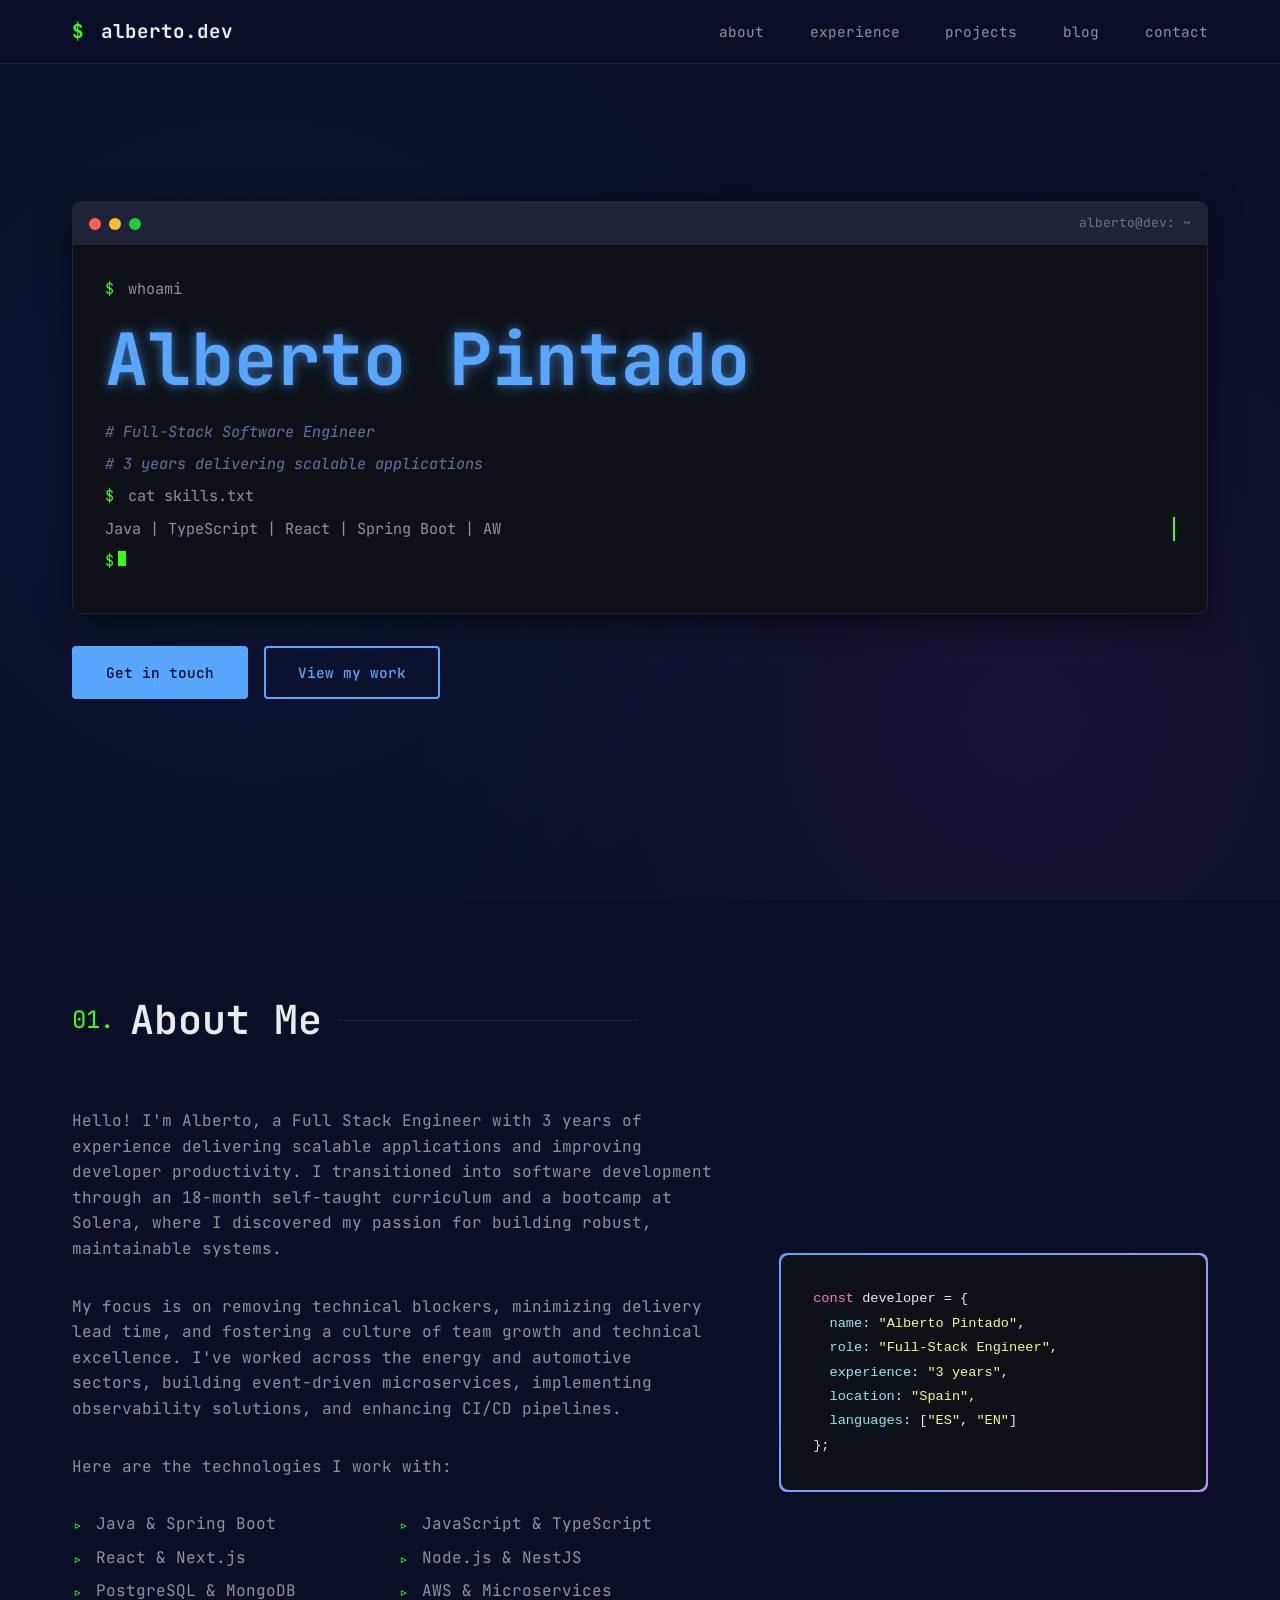
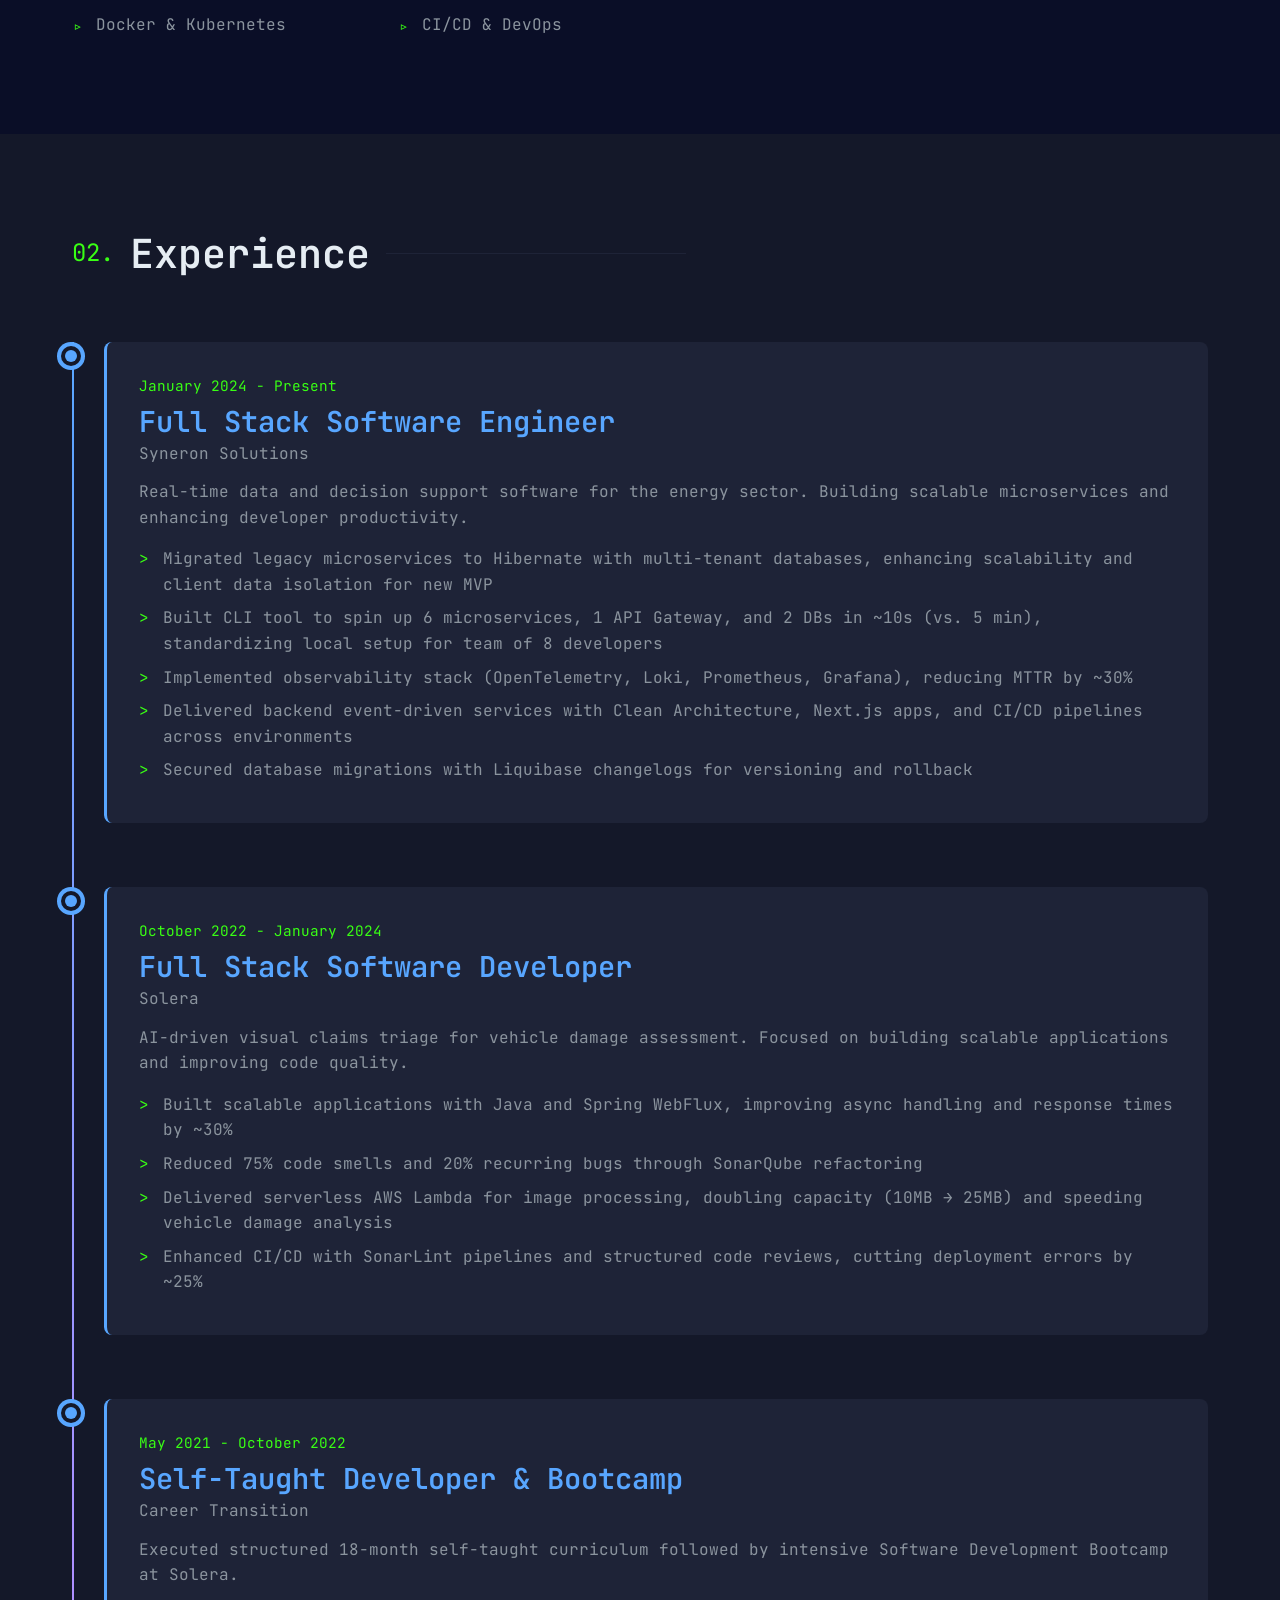
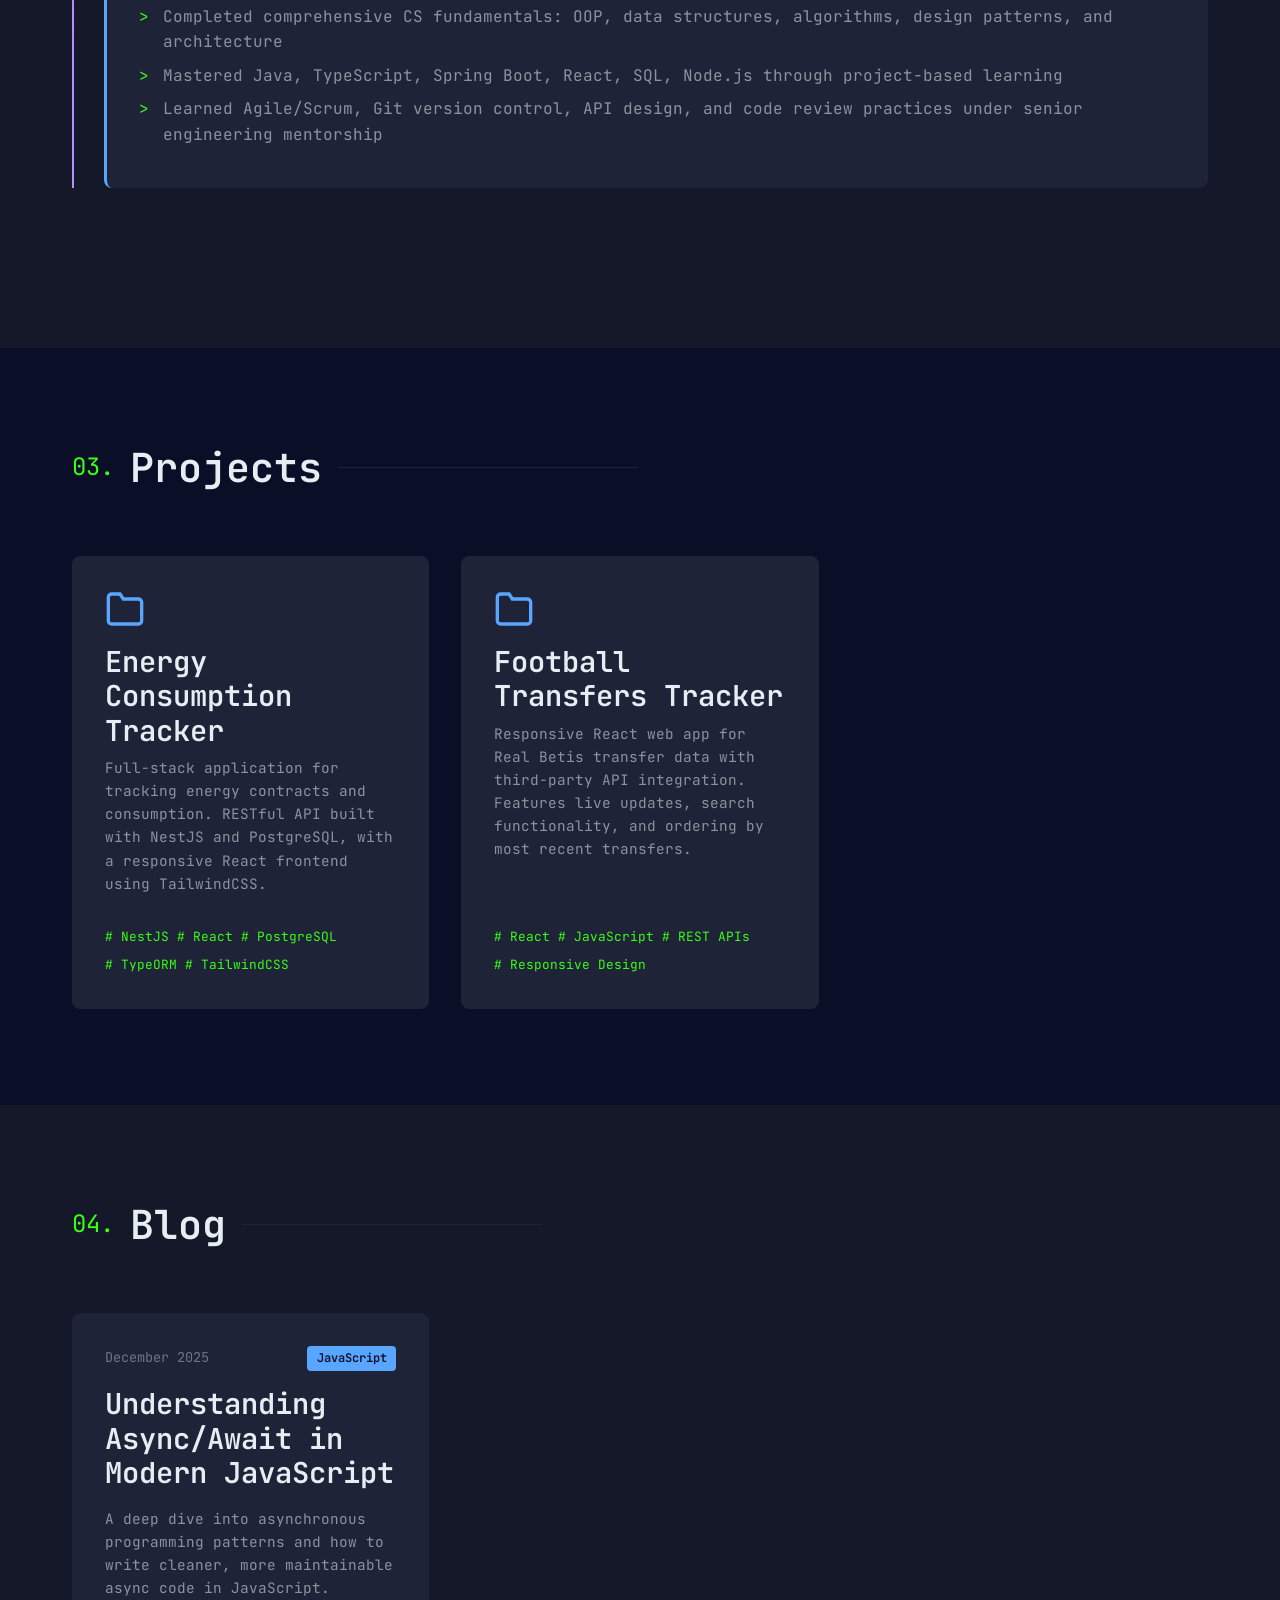
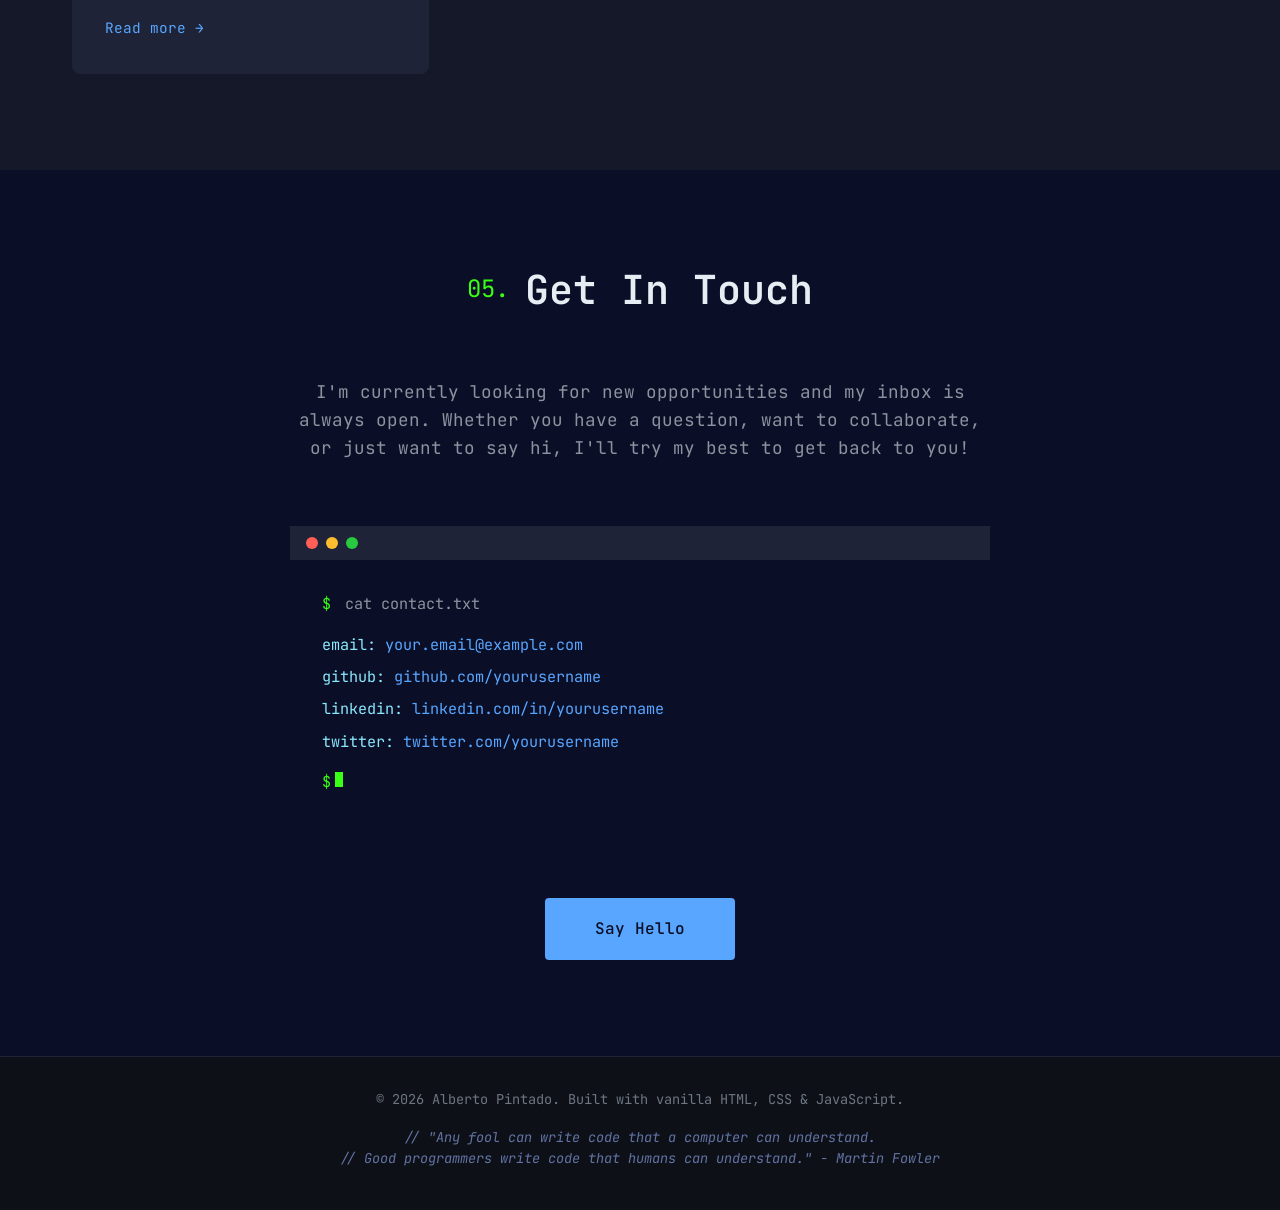
<file: index.html>
<!DOCTYPE html>
<html lang="en">
<head>
    <meta charset="UTF-8">
    <meta name="viewport" content="width=device-width, initial-scale=1.0">
    <meta name="description" content="Alberto Pintado - Full-Stack Developer Portfolio">
    <meta name="author" content="Alberto Pintado">
    <title>Alberto Pintado | Full-Stack Developer</title>

    <!-- Nerd Font - JetBrains Mono -->
    <link rel="preconnect" href="https://fonts.googleapis.com">
    <link rel="preconnect" href="https://fonts.gstatic.com" crossorigin>
    <link href="https://fonts.googleapis.com/css2?family=JetBrains+Mono:wght@300;400;500;600;700&display=swap" rel="stylesheet">

    <link rel="stylesheet" href="styles.css">
</head>
<body>
    <!-- Navigation -->
    <nav class="navbar">
        <div class="container">
            <div class="nav-brand">
                <span class="terminal-prompt">$</span> alberto.dev
            </div>
            <ul class="nav-menu">
                <li><a href="#about" class="nav-link">about</a></li>
                <li><a href="#experience" class="nav-link">experience</a></li>
                <li><a href="#projects" class="nav-link">projects</a></li>
                <li><a href="#blog" class="nav-link">blog</a></li>
                <li><a href="#contact" class="nav-link">contact</a></li>
            </ul>
            <button class="mobile-menu-toggle" aria-label="Toggle menu">
                <span></span>
                <span></span>
                <span></span>
            </button>
        </div>
    </nav>

    <!-- Hero Section -->
    <section class="hero" id="home">
        <div class="container">
            <div class="hero-content">
                <div class="terminal-window">
                    <div class="terminal-header">
                        <span class="terminal-button red"></span>
                        <span class="terminal-button yellow"></span>
                        <span class="terminal-button green"></span>
                        <span class="terminal-title">alberto@dev: ~</span>
                    </div>
                    <div class="terminal-body">
                        <p><span class="terminal-prompt">$</span> whoami</p>
                        <h1 class="glitch" data-text="Alberto Pintado">Alberto Pintado</h1>
                        <p class="terminal-output"><span class="comment"># Full-Stack Software Engineer</span></p>
                        <p class="terminal-output"><span class="comment"># 3 years delivering scalable applications</span></p>
                        <p><span class="terminal-prompt">$</span> cat skills.txt</p>
                        <p class="terminal-output typing-animation">Java | TypeScript | React | Spring Boot | AWS | Kubernetes | Docker</p>
                        <p><span class="terminal-prompt blinking-cursor">$</span></p>
                    </div>
                </div>
                <div class="hero-actions">
                    <a href="#contact" class="btn btn-primary">Get in touch</a>
                    <a href="#projects" class="btn btn-secondary">View my work</a>
                </div>
            </div>
        </div>
    </section>

    <!-- About Section -->
    <section class="section" id="about">
        <div class="container">
            <h2 class="section-title">
                <span class="section-number">01.</span> About Me
                <span class="section-line"></span>
            </h2>
            <div class="about-content">
                <div class="about-text">
                    <p>Hello! I'm Alberto, a Full Stack Engineer with 3 years of experience delivering scalable applications and improving developer productivity. I transitioned into software development through an 18-month self-taught curriculum and a bootcamp at Solera, where I discovered my passion for building robust, maintainable systems.</p>

                    <p>My focus is on removing technical blockers, minimizing delivery lead time, and fostering a culture of team growth and technical excellence. I've worked across the energy and automotive sectors, building event-driven microservices, implementing observability solutions, and enhancing CI/CD pipelines.</p>

                    <p>Here are the technologies I work with:</p>

                    <ul class="skills-list">
                        <li>Java & Spring Boot</li>
                        <li>JavaScript & TypeScript</li>
                        <li>React & Next.js</li>
                        <li>Node.js & NestJS</li>
                        <li>PostgreSQL & MongoDB</li>
                        <li>AWS & Microservices</li>
                        <li>Docker & Kubernetes</li>
                        <li>CI/CD & DevOps</li>
                    </ul>
                </div>
                <div class="about-image">
                    <div class="image-wrapper">
                        <div class="code-overlay">
                            <pre><code><span class="keyword">const</span> developer = {
  <span class="property">name</span>: <span class="string">"Alberto Pintado"</span>,
  <span class="property">role</span>: <span class="string">"Full-Stack Engineer"</span>,
  <span class="property">experience</span>: <span class="string">"3 years"</span>,
  <span class="property">location</span>: <span class="string">"Spain"</span>,
  <span class="property">languages</span>: [<span class="string">"ES"</span>, <span class="string">"EN"</span>]
};</code></pre>
                        </div>
                    </div>
                </div>
            </div>
        </div>
    </section>

    <!-- Experience Section -->
    <section class="section section-alt" id="experience">
        <div class="container">
            <h2 class="section-title">
                <span class="section-number">02.</span> Experience
                <span class="section-line"></span>
            </h2>
            <div class="experience-content">
                <div class="timeline">
                    <div class="timeline-item">
                        <div class="timeline-marker"></div>
                        <div class="timeline-content">
                            <div class="timeline-date">January 2024 - Present</div>
                            <h3>Full Stack Software Engineer</h3>
                            <h4>Syneron Solutions</h4>
                            <p>Real-time data and decision support software for the energy sector. Building scalable microservices and enhancing developer productivity.</p>
                            <ul class="experience-highlights">
                                <li>Migrated legacy microservices to Hibernate with multi-tenant databases, enhancing scalability and client data isolation for new MVP</li>
                                <li>Built CLI tool to spin up 6 microservices, 1 API Gateway, and 2 DBs in ~10s (vs. 5 min), standardizing local setup for team of 8 developers</li>
                                <li>Implemented observability stack (OpenTelemetry, Loki, Prometheus, Grafana), reducing MTTR by ~30%</li>
                                <li>Delivered backend event-driven services with Clean Architecture, Next.js apps, and CI/CD pipelines across environments</li>
                                <li>Secured database migrations with Liquibase changelogs for versioning and rollback</li>
                            </ul>
                        </div>
                    </div>

                    <div class="timeline-item">
                        <div class="timeline-marker"></div>
                        <div class="timeline-content">
                            <div class="timeline-date">October 2022 - January 2024</div>
                            <h3>Full Stack Software Developer</h3>
                            <h4>Solera</h4>
                            <p>AI-driven visual claims triage for vehicle damage assessment. Focused on building scalable applications and improving code quality.</p>
                            <ul class="experience-highlights">
                                <li>Built scalable applications with Java and Spring WebFlux, improving async handling and response times by ~30%</li>
                                <li>Reduced 75% code smells and 20% recurring bugs through SonarQube refactoring</li>
                                <li>Delivered serverless AWS Lambda for image processing, doubling capacity (10MB → 25MB) and speeding vehicle damage analysis</li>
                                <li>Enhanced CI/CD with SonarLint pipelines and structured code reviews, cutting deployment errors by ~25%</li>
                            </ul>
                        </div>
                    </div>

                    <div class="timeline-item">
                        <div class="timeline-marker"></div>
                        <div class="timeline-content">
                            <div class="timeline-date">May 2021 - October 2022</div>
                            <h3>Self-Taught Developer & Bootcamp</h3>
                            <h4>Career Transition</h4>
                            <p>Executed structured 18-month self-taught curriculum followed by intensive Software Development Bootcamp at Solera.</p>
                            <ul class="experience-highlights">
                                <li>Completed comprehensive CS fundamentals: OOP, data structures, algorithms, design patterns, and architecture</li>
                                <li>Mastered Java, TypeScript, Spring Boot, React, SQL, Node.js through project-based learning</li>
                                <li>Learned Agile/Scrum, Git version control, API design, and code review practices under senior engineering mentorship</li>
                            </ul>
                        </div>
                    </div>
                </div>
            </div>
        </div>
    </section>

    <!-- Projects Section -->
    <section class="section" id="projects">
        <div class="container">
            <h2 class="section-title">
                <span class="section-number">03.</span> Projects
                <span class="section-line"></span>
            </h2>
            <div class="projects-grid">
                <article class="project-card">
                    <div class="project-header">
                        <div class="folder-icon">
                            <svg viewBox="0 0 24 24" fill="none" stroke="currentColor" stroke-width="2">
                                <path d="M22 19a2 2 0 0 1-2 2H4a2 2 0 0 1-2-2V5a2 2 0 0 1 2-2h5l2 3h9a2 2 0 0 1 2 2z"></path>
                            </svg>
                        </div>
                        <div class="project-links">
                            <a href="https://github.com/albpintado/energy-consumption-tracker" target="_blank" rel="noopener noreferrer" aria-label="GitHub Backend">
                                <svg viewBox="0 0 24 24" fill="none" stroke="currentColor" stroke-width="2">
                                    <path d="M9 19c-5 1.5-5-2.5-7-3m14 6v-3.87a3.37 3.37 0 0 0-.94-2.61c3.14-.35 6.44-1.54 6.44-7A5.44 5.44 0 0 0 20 4.77 5.07 5.07 0 0 0 19.91 1S18.73.65 16 2.48a13.38 13.38 0 0 0-7 0C6.27.65 5.09 1 5.09 1A5.07 5.07 0 0 0 5 4.77a5.44 5.44 0 0 0-1.5 3.78c0 5.42 3.3 6.61 6.44 7A3.37 3.37 0 0 0 9 18.13V22"></path>
                                </svg>
                            </a>
                            <a href="https://energy-consumption-tracker-app.vercel.app" target="_blank" rel="noopener noreferrer" aria-label="Live Demo">
                                <svg viewBox="0 0 24 24" fill="none" stroke="currentColor" stroke-width="2">
                                    <path d="M18 13v6a2 2 0 0 1-2 2H5a2 2 0 0 1-2-2V8a2 2 0 0 1 2-2h6M15 3h6v6M10 14L21 3"></path>
                                </svg>
                            </a>
                        </div>
                    </div>
                    <h3 class="project-title">Energy Consumption Tracker</h3>
                    <p class="project-description">Full-stack application for tracking energy contracts and consumption. RESTful API built with NestJS and PostgreSQL, with a responsive React frontend using TailwindCSS.</p>
                    <ul class="project-tech">
                        <li>NestJS</li>
                        <li>React</li>
                        <li>PostgreSQL</li>
                        <li>TypeORM</li>
                        <li>TailwindCSS</li>
                    </ul>
                </article>

                <article class="project-card">
                    <div class="project-header">
                        <div class="folder-icon">
                            <svg viewBox="0 0 24 24" fill="none" stroke="currentColor" stroke-width="2">
                                <path d="M22 19a2 2 0 0 1-2 2H4a2 2 0 0 1-2-2V5a2 2 0 0 1 2-2h5l2 3h9a2 2 0 0 1 2 2z"></path>
                            </svg>
                        </div>
                        <div class="project-links">
                            <a href="https://github.com/albpintado/footmarket" target="_blank" rel="noopener noreferrer" aria-label="GitHub">
                                <svg viewBox="0 0 24 24" fill="none" stroke="currentColor" stroke-width="2">
                                    <path d="M9 19c-5 1.5-5-2.5-7-3m14 6v-3.87a3.37 3.37 0 0 0-.94-2.61c3.14-.35 6.44-1.54 6.44-7A5.44 5.44 0 0 0 20 4.77 5.07 5.07 0 0 0 19.91 1S18.73.65 16 2.48a13.38 13.38 0 0 0-7 0C6.27.65 5.09 1 5.09 1A5.07 5.07 0 0 0 5 4.77a5.44 5.44 0 0 0-1.5 3.78c0 5.42 3.3 6.61 6.44 7A3.37 3.37 0 0 0 9 18.13V22"></path>
                                </svg>
                            </a>
                            <a href="https://transfootball.vercel.app" target="_blank" rel="noopener noreferrer" aria-label="Live Demo">
                                <svg viewBox="0 0 24 24" fill="none" stroke="currentColor" stroke-width="2">
                                    <path d="M18 13v6a2 2 0 0 1-2 2H5a2 2 0 0 1-2-2V8a2 2 0 0 1 2-2h6M15 3h6v6M10 14L21 3"></path>
                                </svg>
                            </a>
                        </div>
                    </div>
                    <h3 class="project-title">Football Transfers Tracker</h3>
                    <p class="project-description">Responsive React web app for Real Betis transfer data with third-party API integration. Features live updates, search functionality, and ordering by most recent transfers.</p>
                    <ul class="project-tech">
                        <li>React</li>
                        <li>JavaScript</li>
                        <li>REST APIs</li>
                        <li>Responsive Design</li>
                    </ul>
                </article>
            </div>
        </div>
    </section>

    <!-- Blog Section -->
    <section class="section section-alt" id="blog">
        <div class="container">
            <h2 class="section-title">
                <span class="section-number">04.</span> Blog
                <span class="section-line"></span>
            </h2>
            <div class="blog-grid" id="blog-posts-container">
                <!-- Blog posts will be loaded dynamically from blog/posts.json -->
                <div class="loading-message" style="grid-column: 1 / -1; text-align: center; color: var(--text-secondary);">
                    Loading posts...
                </div>
            </div>
        </div>
    </section>

    <!-- Contact Section -->
    <section class="section" id="contact">
        <div class="container">
            <div class="contact-content">
                <h2 class="section-title centered">
                    <span class="section-number">05.</span> Get In Touch
                </h2>
                <p class="contact-description">
                    I'm currently looking for new opportunities and my inbox is always open. Whether you have a question, want to collaborate, or just want to say hi, I'll try my best to get back to you!
                </p>
                <div class="contact-terminal">
                    <div class="terminal-header">
                        <span class="terminal-button red"></span>
                        <span class="terminal-button yellow"></span>
                        <span class="terminal-button green"></span>
                    </div>
                    <div class="terminal-body">
                        <p><span class="terminal-prompt">$</span> cat contact.txt</p>
                        <div class="contact-info">
                            <p><span class="property">email:</span> <a href="mailto:your.email@example.com">your.email@example.com</a></p>
                            <p><span class="property">github:</span> <a href="https://github.com/yourusername" target="_blank">github.com/yourusername</a></p>
                            <p><span class="property">linkedin:</span> <a href="https://linkedin.com/in/yourusername" target="_blank">linkedin.com/in/yourusername</a></p>
                            <p><span class="property">twitter:</span> <a href="https://twitter.com/yourusername" target="_blank">twitter.com/yourusername</a></p>
                        </div>
                        <p><span class="terminal-prompt blinking-cursor">$</span></p>
                    </div>
                </div>
                <a href="mailto:your.email@example.com" class="btn btn-primary btn-large">Say Hello</a>
            </div>
        </div>
    </section>

    <!-- Footer -->
    <footer class="footer">
        <div class="container">
            <p>&copy; 2026 Alberto Pintado. Built with vanilla HTML, CSS & JavaScript.</p>
            <p class="footer-quote">
                <span class="comment">// "Any fool can write code that a computer can understand.</span><br>
                <span class="comment">// Good programmers write code that humans can understand." - Martin Fowler</span>
            </p>
        </div>
    </footer>

    <script src="script.js"></script>
</body>
</html>
</file>
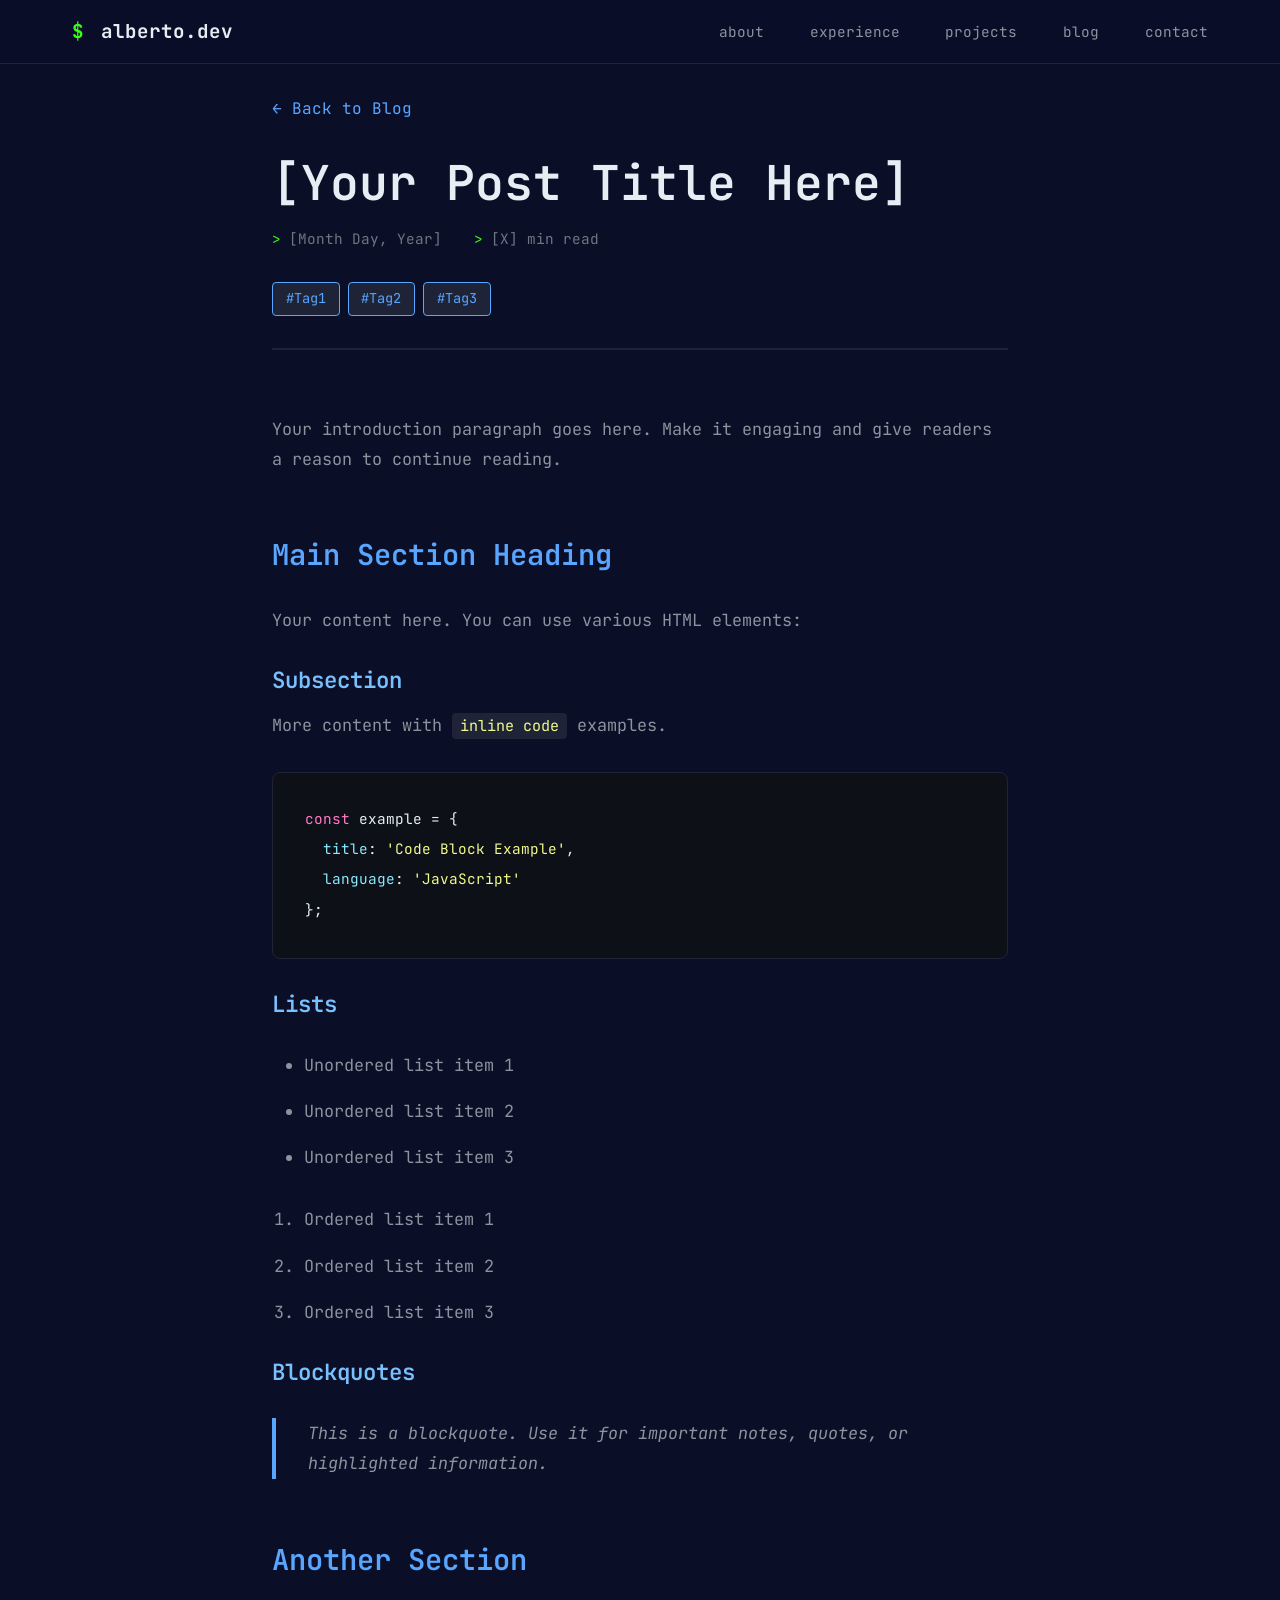
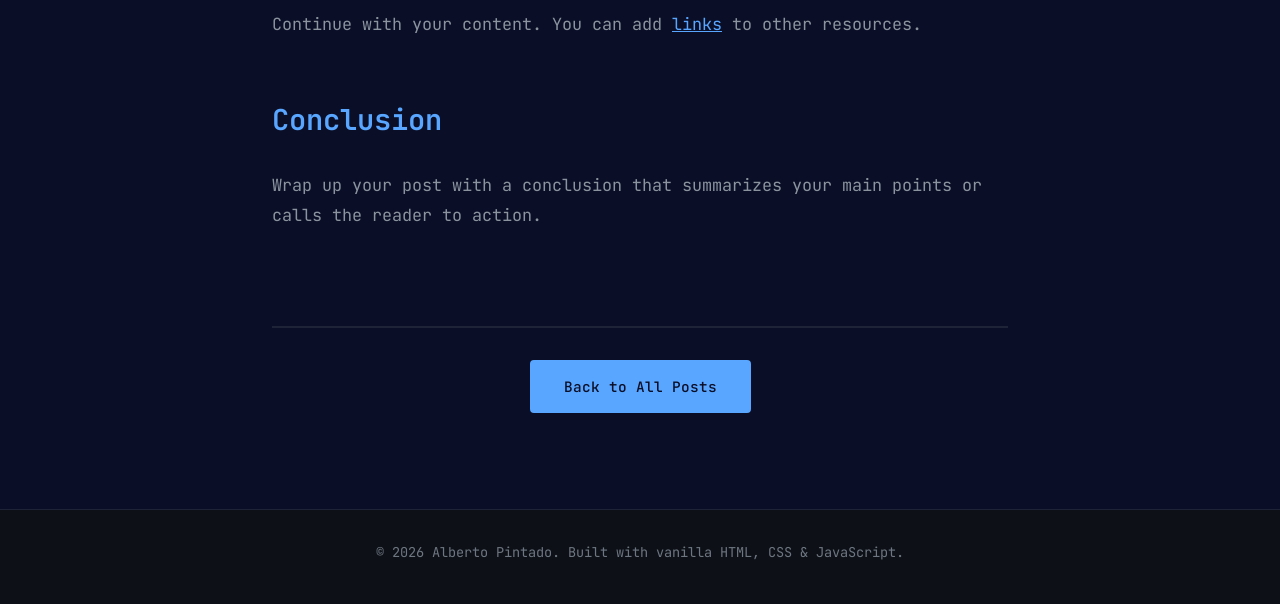
<file: blog/post-template.html>
<!DOCTYPE html>
<html lang="en">
<head>
    <meta charset="UTF-8">
    <meta name="viewport" content="width=device-width, initial-scale=1.0">
    <meta name="description" content="[Your post excerpt/description here]">
    <meta name="author" content="Alberto Pintado">
    <title>[Your Post Title] | Alberto Pintado</title>

    <!-- Nerd Font - JetBrains Mono -->
    <link rel="preconnect" href="https://fonts.googleapis.com">
    <link rel="preconnect" href="https://fonts.gstatic.com" crossorigin>
    <link href="https://fonts.googleapis.com/css2?family=JetBrains+Mono:wght@300;400;500;600;700&display=swap" rel="stylesheet">

    <link rel="stylesheet" href="../../styles.css">
    <style>
        /* Blog post specific styles */
        .blog-post {
            max-width: 800px;
            margin: 0 auto;
            padding: var(--spacing-xl) var(--spacing-md);
        }

        .post-header {
            margin-bottom: var(--spacing-lg);
            padding-bottom: var(--spacing-md);
            border-bottom: 2px solid var(--bg-tertiary);
        }

        .post-meta {
            display: flex;
            gap: var(--spacing-md);
            margin-bottom: var(--spacing-md);
            color: var(--text-muted);
            font-size: 0.9rem;
            flex-wrap: wrap;
        }

        .post-meta-item {
            display: flex;
            align-items: center;
            gap: 0.5rem;
        }

        .post-meta-item::before {
            content: '>';
            color: var(--terminal-green);
        }

        .post-title {
            font-size: clamp(2rem, 5vw, 3rem);
            color: var(--text-primary);
            margin-bottom: var(--spacing-sm);
            line-height: 1.2;
        }

        .post-tags {
            display: flex;
            gap: 0.5rem;
            flex-wrap: wrap;
            margin-top: var(--spacing-sm);
        }

        .post-tag {
            background-color: var(--bg-tertiary);
            color: var(--accent-primary);
            padding: 0.3rem 0.8rem;
            border-radius: var(--radius-sm);
            font-size: 0.85rem;
            border: 1px solid var(--accent-primary);
        }

        .post-content {
            font-size: 1.05rem;
            line-height: 1.8;
            color: var(--text-secondary);
        }

        .post-content h2 {
            margin-top: var(--spacing-lg);
            margin-bottom: var(--spacing-md);
            color: var(--accent-primary);
            font-size: 1.8rem;
        }

        .post-content h3 {
            margin-top: var(--spacing-md);
            margin-bottom: var(--spacing-sm);
            color: var(--accent-secondary);
            font-size: 1.4rem;
        }

        .post-content p {
            margin-bottom: var(--spacing-md);
        }

        .post-content code {
            background-color: var(--bg-tertiary);
            padding: 0.2rem 0.5rem;
            border-radius: var(--radius-sm);
            font-family: var(--font-mono);
            font-size: 0.9em;
            color: var(--syntax-string);
        }

        .post-content pre {
            background-color: var(--bg-terminal);
            padding: var(--spacing-md);
            border-radius: var(--radius-md);
            overflow-x: auto;
            margin: var(--spacing-md) 0;
            border: 1px solid var(--bg-tertiary);
        }

        .post-content pre code {
            background: none;
            padding: 0;
            color: var(--text-primary);
            font-size: 0.9rem;
        }

        .post-content ul, .post-content ol {
            margin: var(--spacing-md) 0;
            padding-left: var(--spacing-md);
        }

        .post-content li {
            margin-bottom: var(--spacing-sm);
            color: var(--text-secondary);
        }

        .post-content blockquote {
            border-left: 4px solid var(--accent-primary);
            padding-left: var(--spacing-md);
            margin: var(--spacing-md) 0;
            color: var(--text-secondary);
            font-style: italic;
        }

        .post-content a {
            color: var(--accent-primary);
            text-decoration: underline;
        }

        .post-content a:hover {
            color: var(--accent-secondary);
        }

        .back-to-blog {
            display: inline-flex;
            align-items: center;
            gap: 0.5rem;
            margin-bottom: var(--spacing-md);
            color: var(--accent-primary);
            transition: all var(--transition-fast);
        }

        .back-to-blog:hover {
            gap: 0.8rem;
            color: var(--accent-secondary);
        }

        .post-navigation {
            margin-top: var(--spacing-xl);
            padding-top: var(--spacing-md);
            border-top: 2px solid var(--bg-tertiary);
            display: flex;
            justify-content: center;
        }

        /* Syntax highlighting classes */
        .keyword { color: var(--syntax-keyword); }
        .string { color: var(--syntax-string); }
        .comment { color: var(--syntax-comment); }
        .function { color: var(--accent-green); }
        .property { color: var(--syntax-property); }
    </style>
</head>
<body>
    <!-- Navigation -->
    <nav class="navbar">
        <div class="container">
            <div class="nav-brand">
                <span class="terminal-prompt">$</span> alberto.dev
            </div>
            <ul class="nav-menu">
                <li><a href="../../index.html#about" class="nav-link">about</a></li>
                <li><a href="../../index.html#experience" class="nav-link">experience</a></li>
                <li><a href="../../index.html#projects" class="nav-link">projects</a></li>
                <li><a href="../../index.html#blog" class="nav-link">blog</a></li>
                <li><a href="../../index.html#contact" class="nav-link">contact</a></li>
            </ul>
            <button class="mobile-menu-toggle" aria-label="Toggle menu">
                <span></span>
                <span></span>
                <span></span>
            </button>
        </div>
    </nav>

    <!-- Blog Post Content -->
    <article class="blog-post">
        <a href="../../index.html#blog" class="back-to-blog">← Back to Blog</a>

        <header class="post-header">
            <h1 class="post-title">[Your Post Title Here]</h1>
            <div class="post-meta">
                <span class="post-meta-item">[Month Day, Year]</span>
                <span class="post-meta-item">[X] min read</span>
            </div>
            <div class="post-tags">
                <span class="post-tag">#Tag1</span>
                <span class="post-tag">#Tag2</span>
                <span class="post-tag">#Tag3</span>
            </div>
        </header>

        <div class="post-content">
            <p>Your introduction paragraph goes here. Make it engaging and give readers a reason to continue reading.</p>

            <h2>Main Section Heading</h2>

            <p>Your content here. You can use various HTML elements:</p>

            <h3>Subsection</h3>

            <p>More content with <code>inline code</code> examples.</p>

            <pre><code><span class="keyword">const</span> example = {
  <span class="property">title</span>: <span class="string">'Code Block Example'</span>,
  <span class="property">language</span>: <span class="string">'JavaScript'</span>
};</code></pre>

            <h3>Lists</h3>

            <ul>
                <li>Unordered list item 1</li>
                <li>Unordered list item 2</li>
                <li>Unordered list item 3</li>
            </ul>

            <ol>
                <li>Ordered list item 1</li>
                <li>Ordered list item 2</li>
                <li>Ordered list item 3</li>
            </ol>

            <h3>Blockquotes</h3>

            <blockquote>
                This is a blockquote. Use it for important notes, quotes, or highlighted information.
            </blockquote>

            <h2>Another Section</h2>

            <p>Continue with your content. You can add <a href="#">links</a> to other resources.</p>

            <h2>Conclusion</h2>

            <p>Wrap up your post with a conclusion that summarizes your main points or calls the reader to action.</p>
        </div>

        <nav class="post-navigation">
            <a href="../../index.html#blog" class="btn btn-primary">Back to All Posts</a>
        </nav>
    </article>

    <!-- Footer -->
    <footer class="footer">
        <div class="container">
            <p>&copy; 2026 Alberto Pintado. Built with vanilla HTML, CSS & JavaScript.</p>
        </div>
    </footer>

    <script>
        // Mobile menu functionality
        const mobileMenuToggle = document.querySelector('.mobile-menu-toggle');
        const navMenu = document.querySelector('.nav-menu');

        if (mobileMenuToggle && navMenu) {
            mobileMenuToggle.addEventListener('click', () => {
                mobileMenuToggle.classList.toggle('active');
                navMenu.classList.toggle('active');
            });

            const navLinks = document.querySelectorAll('.nav-link');
            navLinks.forEach(link => {
                link.addEventListener('click', () => {
                    mobileMenuToggle.classList.remove('active');
                    navMenu.classList.remove('active');
                });
            });
        }
    </script>
</body>
</html>
</file>
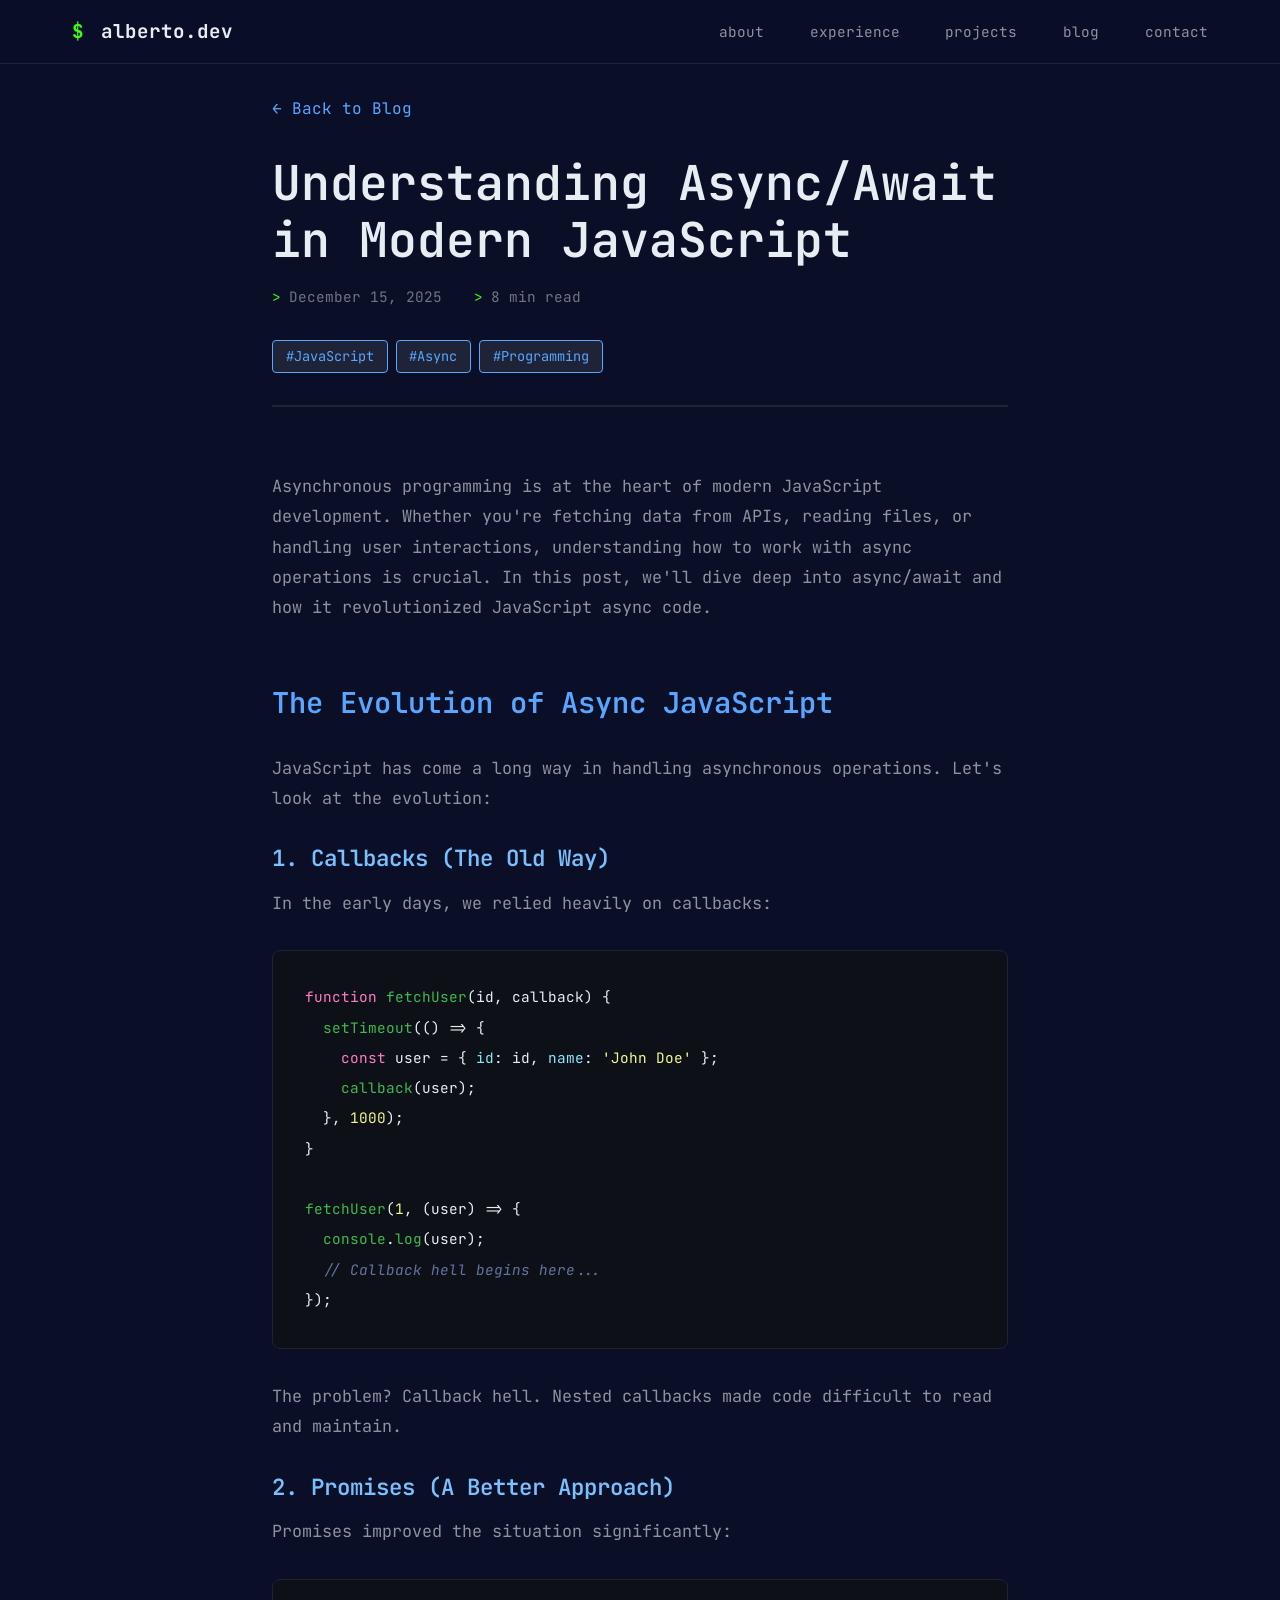
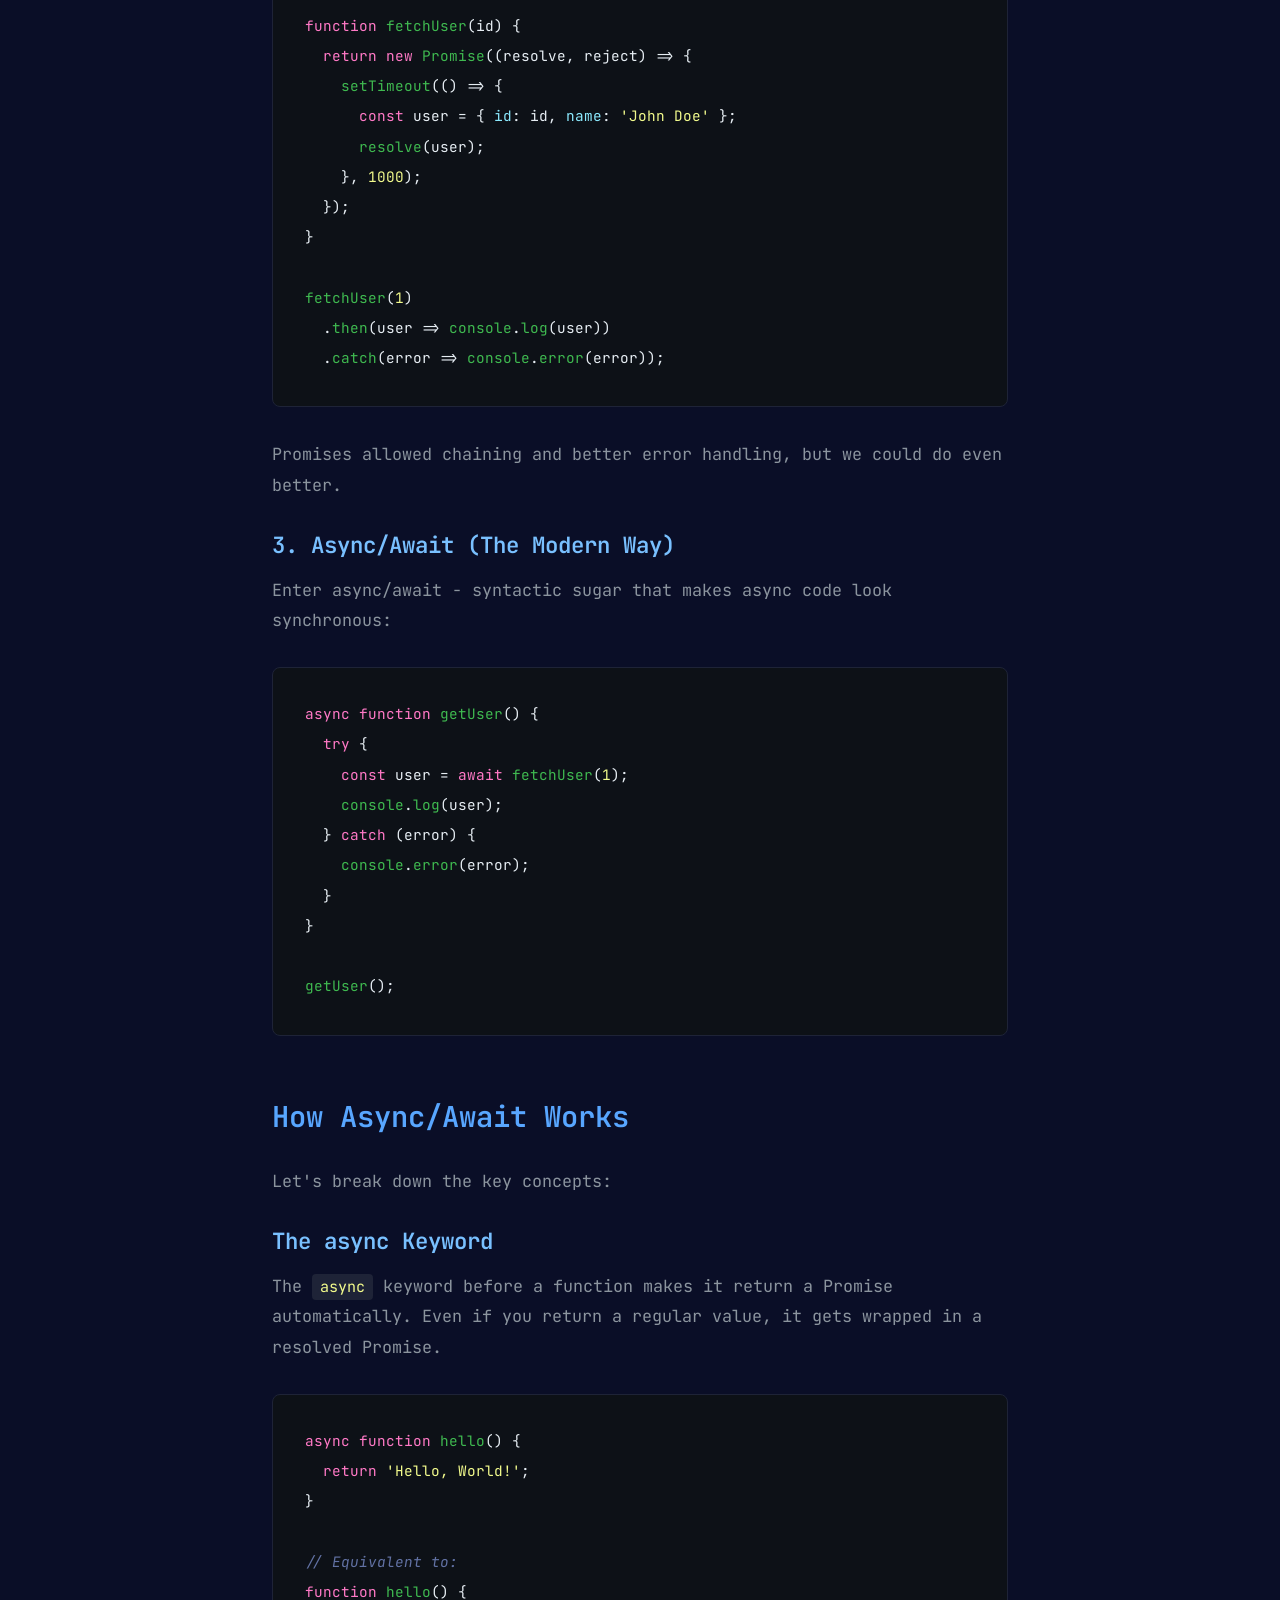
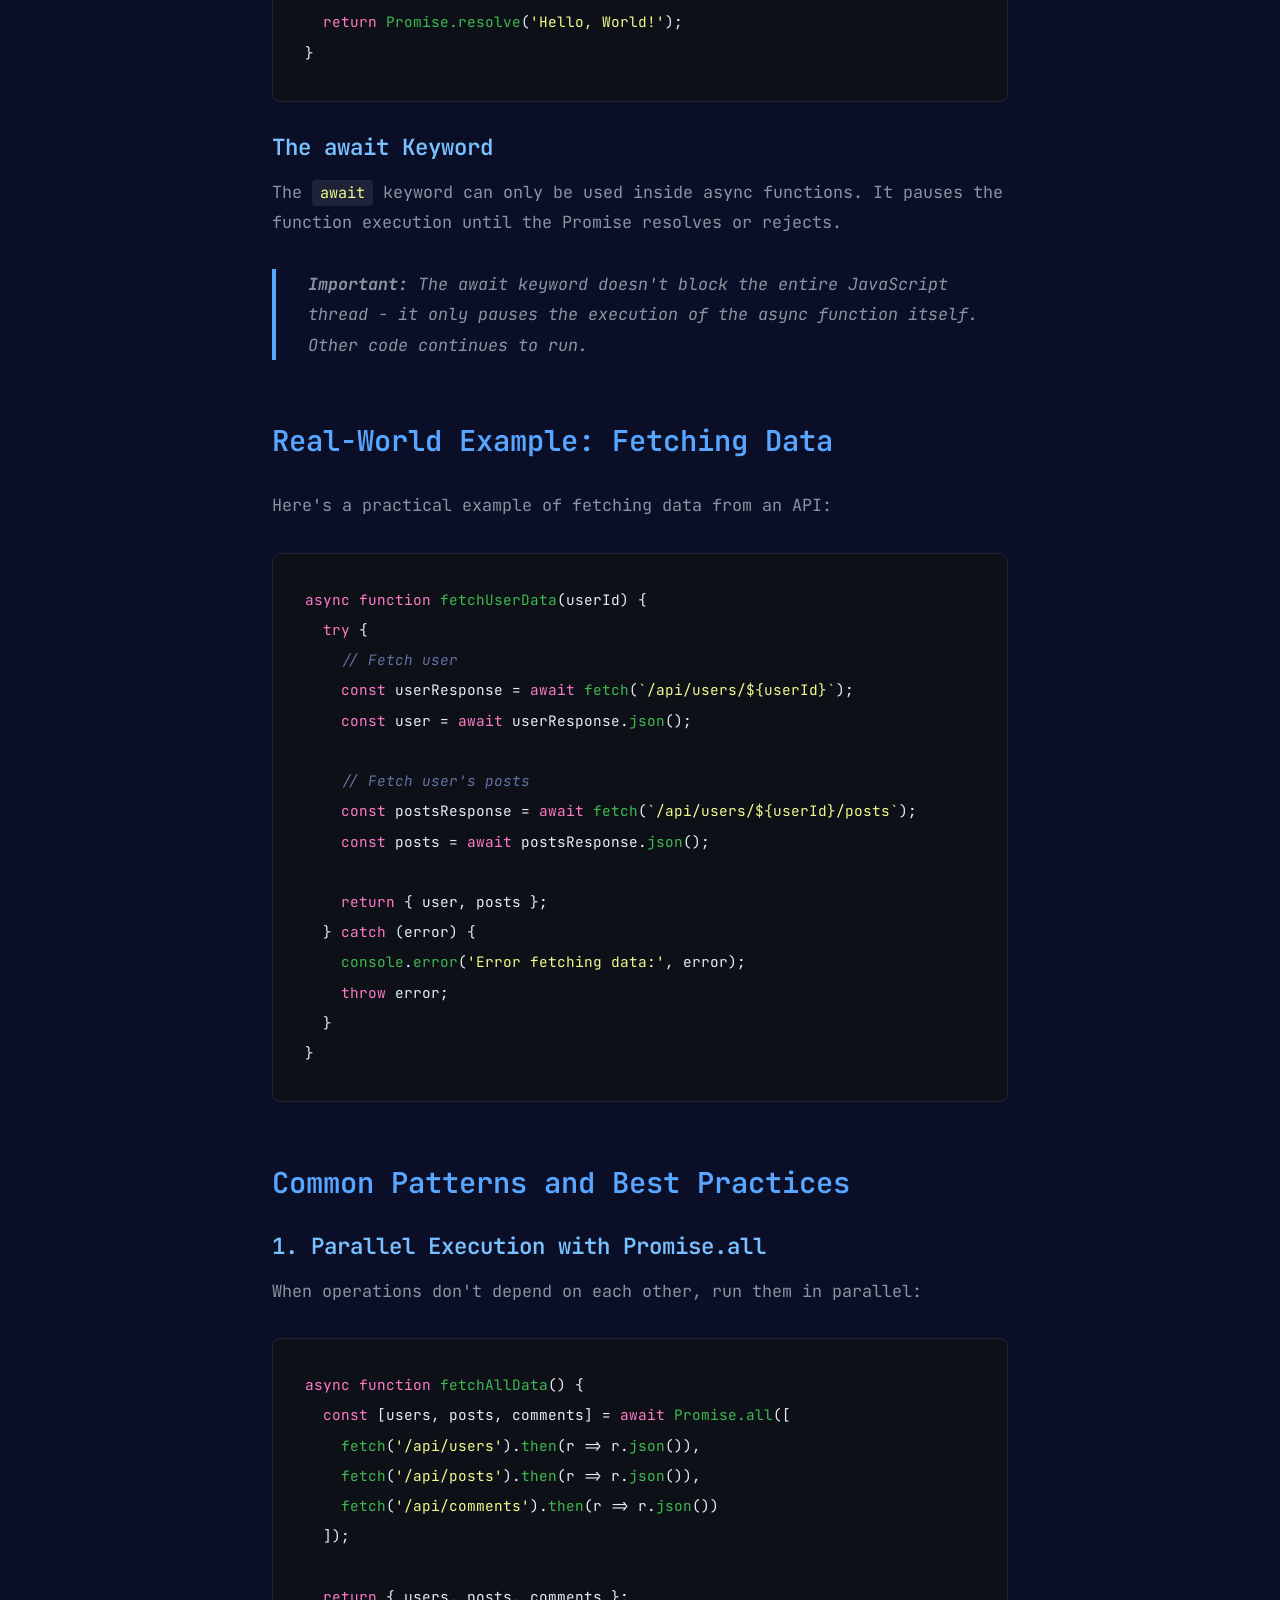
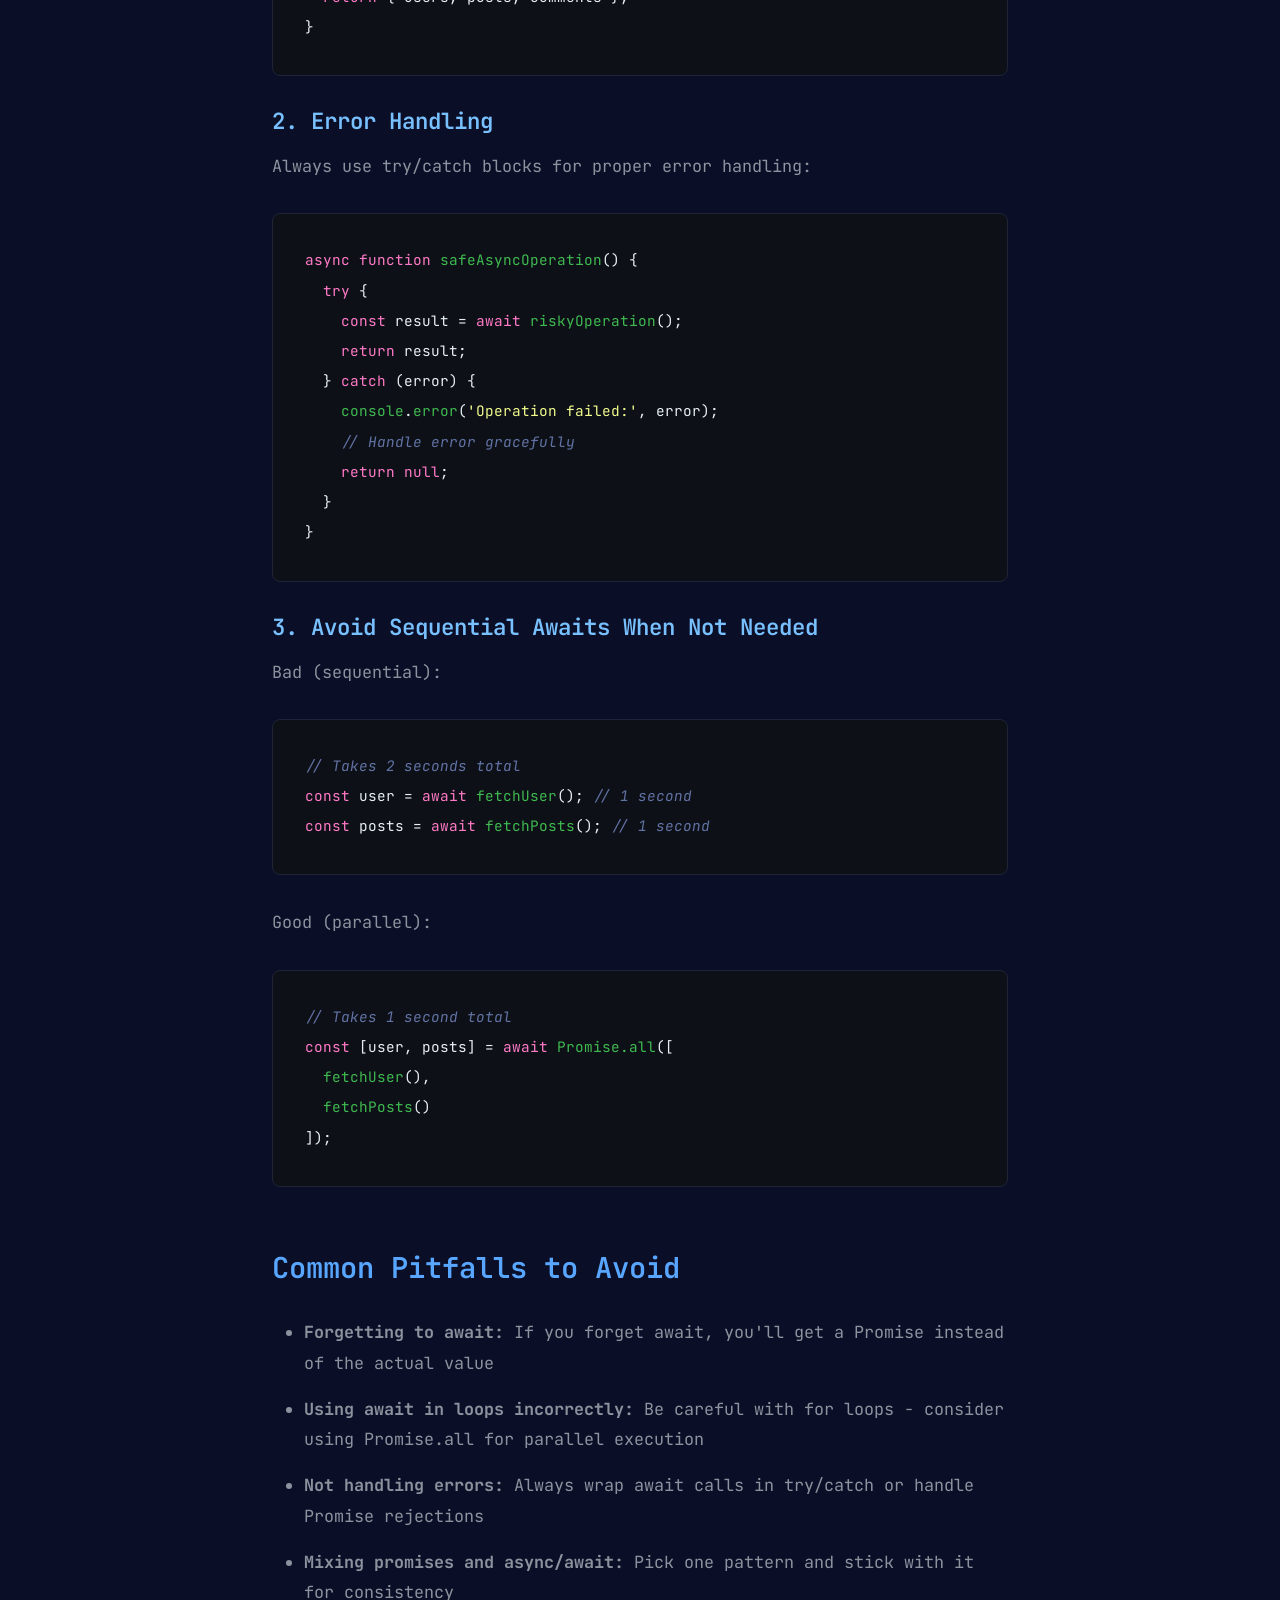
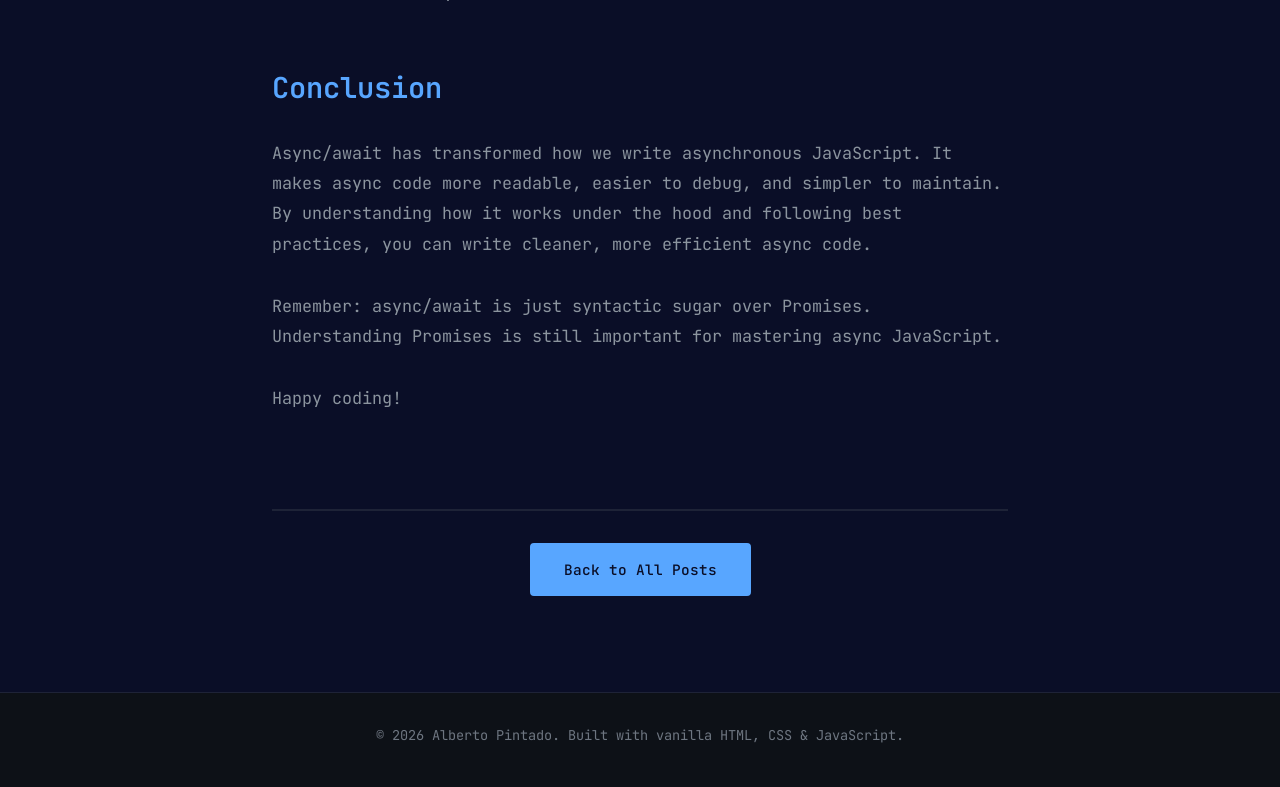
<file: blog/posts/understanding-async-await-javascript.html>
<!DOCTYPE html>
<html lang="en">
<head>
    <meta charset="UTF-8">
    <meta name="viewport" content="width=device-width, initial-scale=1.0">
    <meta name="description" content="A deep dive into asynchronous programming patterns and how to write cleaner, more maintainable async code in JavaScript.">
    <meta name="author" content="Alberto Pintado">
    <title>Understanding Async/Await in Modern JavaScript | Alberto Pintado</title>

    <!-- Nerd Font - JetBrains Mono -->
    <link rel="preconnect" href="https://fonts.googleapis.com">
    <link rel="preconnect" href="https://fonts.gstatic.com" crossorigin>
    <link href="https://fonts.googleapis.com/css2?family=JetBrains+Mono:wght@300;400;500;600;700&display=swap" rel="stylesheet">

    <link rel="stylesheet" href="../../styles.css">
    <style>
        /* Additional styles specific to blog posts */
        .blog-post {
            max-width: 800px;
            margin: 0 auto;
            padding: var(--spacing-xl) var(--spacing-md);
        }

        .post-header {
            margin-bottom: var(--spacing-lg);
            padding-bottom: var(--spacing-md);
            border-bottom: 2px solid var(--bg-tertiary);
        }

        .post-meta {
            display: flex;
            gap: var(--spacing-md);
            margin-bottom: var(--spacing-md);
            color: var(--text-muted);
            font-size: 0.9rem;
            flex-wrap: wrap;
        }

        .post-meta-item {
            display: flex;
            align-items: center;
            gap: 0.5rem;
        }

        .post-meta-item::before {
            content: '>';
            color: var(--terminal-green);
        }

        .post-title {
            font-size: clamp(2rem, 5vw, 3rem);
            color: var(--text-primary);
            margin-bottom: var(--spacing-sm);
            line-height: 1.2;
        }

        .post-tags {
            display: flex;
            gap: 0.5rem;
            flex-wrap: wrap;
            margin-top: var(--spacing-sm);
        }

        .post-tag {
            background-color: var(--bg-tertiary);
            color: var(--accent-primary);
            padding: 0.3rem 0.8rem;
            border-radius: var(--radius-sm);
            font-size: 0.85rem;
            border: 1px solid var(--accent-primary);
        }

        .post-content {
            font-size: 1.05rem;
            line-height: 1.8;
            color: var(--text-secondary);
        }

        .post-content h2 {
            margin-top: var(--spacing-lg);
            margin-bottom: var(--spacing-md);
            color: var(--accent-primary);
            font-size: 1.8rem;
        }

        .post-content h3 {
            margin-top: var(--spacing-md);
            margin-bottom: var(--spacing-sm);
            color: var(--accent-secondary);
            font-size: 1.4rem;
        }

        .post-content p {
            margin-bottom: var(--spacing-md);
        }

        .post-content code {
            background-color: var(--bg-tertiary);
            padding: 0.2rem 0.5rem;
            border-radius: var(--radius-sm);
            font-family: var(--font-mono);
            font-size: 0.9em;
            color: var(--syntax-string);
        }

        .post-content pre {
            background-color: var(--bg-terminal);
            padding: var(--spacing-md);
            border-radius: var(--radius-md);
            overflow-x: auto;
            margin: var(--spacing-md) 0;
            border: 1px solid var(--bg-tertiary);
        }

        .post-content pre code {
            background: none;
            padding: 0;
            color: var(--text-primary);
            font-size: 0.9rem;
        }

        .post-content ul, .post-content ol {
            margin: var(--spacing-md) 0;
            padding-left: var(--spacing-md);
        }

        .post-content li {
            margin-bottom: var(--spacing-sm);
            color: var(--text-secondary);
        }

        .post-content blockquote {
            border-left: 4px solid var(--accent-primary);
            padding-left: var(--spacing-md);
            margin: var(--spacing-md) 0;
            color: var(--text-secondary);
            font-style: italic;
        }

        .post-content a {
            color: var(--accent-primary);
            text-decoration: underline;
        }

        .post-content a:hover {
            color: var(--accent-secondary);
        }

        .back-to-blog {
            display: inline-flex;
            align-items: center;
            gap: 0.5rem;
            margin-bottom: var(--spacing-md);
            color: var(--accent-primary);
            transition: all var(--transition-fast);
        }

        .back-to-blog:hover {
            gap: 0.8rem;
            color: var(--accent-secondary);
        }

        .post-navigation {
            margin-top: var(--spacing-xl);
            padding-top: var(--spacing-md);
            border-top: 2px solid var(--bg-tertiary);
            display: flex;
            justify-content: center;
        }

        /* Syntax highlighting */
        .keyword { color: var(--syntax-keyword); }
        .string { color: var(--syntax-string); }
        .comment { color: var(--syntax-comment); }
        .function { color: var(--accent-green); }
        .property { color: var(--syntax-property); }
    </style>
</head>
<body>
    <!-- Navigation -->
    <nav class="navbar">
        <div class="container">
            <div class="nav-brand">
                <span class="terminal-prompt">$</span> alberto.dev
            </div>
            <ul class="nav-menu">
                <li><a href="../../index.html#about" class="nav-link">about</a></li>
                <li><a href="../../index.html#experience" class="nav-link">experience</a></li>
                <li><a href="../../index.html#projects" class="nav-link">projects</a></li>
                <li><a href="../../index.html#blog" class="nav-link">blog</a></li>
                <li><a href="../../index.html#contact" class="nav-link">contact</a></li>
            </ul>
            <button class="mobile-menu-toggle" aria-label="Toggle menu">
                <span></span>
                <span></span>
                <span></span>
            </button>
        </div>
    </nav>

    <!-- Blog Post Content -->
    <article class="blog-post">
        <a href="../../index.html#blog" class="back-to-blog">← Back to Blog</a>

        <header class="post-header">
            <h1 class="post-title">Understanding Async/Await in Modern JavaScript</h1>
            <div class="post-meta">
                <span class="post-meta-item">December 15, 2025</span>
                <span class="post-meta-item">8 min read</span>
            </div>
            <div class="post-tags">
                <span class="post-tag">#JavaScript</span>
                <span class="post-tag">#Async</span>
                <span class="post-tag">#Programming</span>
            </div>
        </header>

        <div class="post-content">
            <p>Asynchronous programming is at the heart of modern JavaScript development. Whether you're fetching data from APIs, reading files, or handling user interactions, understanding how to work with async operations is crucial. In this post, we'll dive deep into async/await and how it revolutionized JavaScript async code.</p>

            <h2>The Evolution of Async JavaScript</h2>

            <p>JavaScript has come a long way in handling asynchronous operations. Let's look at the evolution:</p>

            <h3>1. Callbacks (The Old Way)</h3>

            <p>In the early days, we relied heavily on callbacks:</p>

            <pre><code><span class="keyword">function</span> <span class="function">fetchUser</span>(id, callback) {
  <span class="function">setTimeout</span>(() => {
    <span class="keyword">const</span> user = { <span class="property">id</span>: id, <span class="property">name</span>: <span class="string">'John Doe'</span> };
    <span class="function">callback</span>(user);
  }, <span class="string">1000</span>);
}

<span class="function">fetchUser</span>(<span class="string">1</span>, (user) => {
  <span class="function">console</span>.<span class="function">log</span>(user);
  <span class="comment">// Callback hell begins here...</span>
});</code></pre>

            <p>The problem? Callback hell. Nested callbacks made code difficult to read and maintain.</p>

            <h3>2. Promises (A Better Approach)</h3>

            <p>Promises improved the situation significantly:</p>

            <pre><code><span class="keyword">function</span> <span class="function">fetchUser</span>(id) {
  <span class="keyword">return new</span> <span class="function">Promise</span>((resolve, reject) => {
    <span class="function">setTimeout</span>(() => {
      <span class="keyword">const</span> user = { <span class="property">id</span>: id, <span class="property">name</span>: <span class="string">'John Doe'</span> };
      <span class="function">resolve</span>(user);
    }, <span class="string">1000</span>);
  });
}

<span class="function">fetchUser</span>(<span class="string">1</span>)
  .<span class="function">then</span>(user => <span class="function">console</span>.<span class="function">log</span>(user))
  .<span class="function">catch</span>(error => <span class="function">console</span>.<span class="function">error</span>(error));</code></pre>

            <p>Promises allowed chaining and better error handling, but we could do even better.</p>

            <h3>3. Async/Await (The Modern Way)</h3>

            <p>Enter async/await - syntactic sugar that makes async code look synchronous:</p>

            <pre><code><span class="keyword">async function</span> <span class="function">getUser</span>() {
  <span class="keyword">try</span> {
    <span class="keyword">const</span> user = <span class="keyword">await</span> <span class="function">fetchUser</span>(<span class="string">1</span>);
    <span class="function">console</span>.<span class="function">log</span>(user);
  } <span class="keyword">catch</span> (error) {
    <span class="function">console</span>.<span class="function">error</span>(error);
  }
}

<span class="function">getUser</span>();</code></pre>

            <h2>How Async/Await Works</h2>

            <p>Let's break down the key concepts:</p>

            <h3>The async Keyword</h3>

            <p>The <code>async</code> keyword before a function makes it return a Promise automatically. Even if you return a regular value, it gets wrapped in a resolved Promise.</p>

            <pre><code><span class="keyword">async function</span> <span class="function">hello</span>() {
  <span class="keyword">return</span> <span class="string">'Hello, World!'</span>;
}

<span class="comment">// Equivalent to:</span>
<span class="keyword">function</span> <span class="function">hello</span>() {
  <span class="keyword">return</span> <span class="function">Promise.resolve</span>(<span class="string">'Hello, World!'</span>);
}</code></pre>

            <h3>The await Keyword</h3>

            <p>The <code>await</code> keyword can only be used inside async functions. It pauses the function execution until the Promise resolves or rejects.</p>

            <blockquote>
                <strong>Important:</strong> The await keyword doesn't block the entire JavaScript thread - it only pauses the execution of the async function itself. Other code continues to run.
            </blockquote>

            <h2>Real-World Example: Fetching Data</h2>

            <p>Here's a practical example of fetching data from an API:</p>

            <pre><code><span class="keyword">async function</span> <span class="function">fetchUserData</span>(userId) {
  <span class="keyword">try</span> {
    <span class="comment">// Fetch user</span>
    <span class="keyword">const</span> userResponse = <span class="keyword">await</span> <span class="function">fetch</span>(<span class="string">`/api/users/${userId}`</span>);
    <span class="keyword">const</span> user = <span class="keyword">await</span> userResponse.<span class="function">json</span>();

    <span class="comment">// Fetch user's posts</span>
    <span class="keyword">const</span> postsResponse = <span class="keyword">await</span> <span class="function">fetch</span>(<span class="string">`/api/users/${userId}/posts`</span>);
    <span class="keyword">const</span> posts = <span class="keyword">await</span> postsResponse.<span class="function">json</span>();

    <span class="keyword">return</span> { user, posts };
  } <span class="keyword">catch</span> (error) {
    <span class="function">console</span>.<span class="function">error</span>(<span class="string">'Error fetching data:'</span>, error);
    <span class="keyword">throw</span> error;
  }
}</code></pre>

            <h2>Common Patterns and Best Practices</h2>

            <h3>1. Parallel Execution with Promise.all</h3>

            <p>When operations don't depend on each other, run them in parallel:</p>

            <pre><code><span class="keyword">async function</span> <span class="function">fetchAllData</span>() {
  <span class="keyword">const</span> [users, posts, comments] = <span class="keyword">await</span> <span class="function">Promise.all</span>([
    <span class="function">fetch</span>(<span class="string">'/api/users'</span>).<span class="function">then</span>(r => r.<span class="function">json</span>()),
    <span class="function">fetch</span>(<span class="string">'/api/posts'</span>).<span class="function">then</span>(r => r.<span class="function">json</span>()),
    <span class="function">fetch</span>(<span class="string">'/api/comments'</span>).<span class="function">then</span>(r => r.<span class="function">json</span>())
  ]);

  <span class="keyword">return</span> { users, posts, comments };
}</code></pre>

            <h3>2. Error Handling</h3>

            <p>Always use try/catch blocks for proper error handling:</p>

            <pre><code><span class="keyword">async function</span> <span class="function">safeAsyncOperation</span>() {
  <span class="keyword">try</span> {
    <span class="keyword">const</span> result = <span class="keyword">await</span> <span class="function">riskyOperation</span>();
    <span class="keyword">return</span> result;
  } <span class="keyword">catch</span> (error) {
    <span class="function">console</span>.<span class="function">error</span>(<span class="string">'Operation failed:'</span>, error);
    <span class="comment">// Handle error gracefully</span>
    <span class="keyword">return</span> <span class="keyword">null</span>;
  }
}</code></pre>

            <h3>3. Avoid Sequential Awaits When Not Needed</h3>

            <p>Bad (sequential):</p>

            <pre><code><span class="comment">// Takes 2 seconds total</span>
<span class="keyword">const</span> user = <span class="keyword">await</span> <span class="function">fetchUser</span>(); <span class="comment">// 1 second</span>
<span class="keyword">const</span> posts = <span class="keyword">await</span> <span class="function">fetchPosts</span>(); <span class="comment">// 1 second</span></code></pre>

            <p>Good (parallel):</p>

            <pre><code><span class="comment">// Takes 1 second total</span>
<span class="keyword">const</span> [user, posts] = <span class="keyword">await</span> <span class="function">Promise.all</span>([
  <span class="function">fetchUser</span>(),
  <span class="function">fetchPosts</span>()
]);</code></pre>

            <h2>Common Pitfalls to Avoid</h2>

            <ul>
                <li><strong>Forgetting to await:</strong> If you forget await, you'll get a Promise instead of the actual value</li>
                <li><strong>Using await in loops incorrectly:</strong> Be careful with for loops - consider using Promise.all for parallel execution</li>
                <li><strong>Not handling errors:</strong> Always wrap await calls in try/catch or handle Promise rejections</li>
                <li><strong>Mixing promises and async/await:</strong> Pick one pattern and stick with it for consistency</li>
            </ul>

            <h2>Conclusion</h2>

            <p>Async/await has transformed how we write asynchronous JavaScript. It makes async code more readable, easier to debug, and simpler to maintain. By understanding how it works under the hood and following best practices, you can write cleaner, more efficient async code.</p>

            <p>Remember: async/await is just syntactic sugar over Promises. Understanding Promises is still important for mastering async JavaScript.</p>

            <p>Happy coding!</p>
        </div>

        <nav class="post-navigation">
            <a href="../../index.html#blog" class="btn btn-primary">Back to All Posts</a>
        </nav>
    </article>

    <!-- Footer -->
    <footer class="footer">
        <div class="container">
            <p>&copy; 2026 Alberto Pintado. Built with vanilla HTML, CSS & JavaScript.</p>
        </div>
    </footer>

    <script>
        // Mobile menu functionality
        const mobileMenuToggle = document.querySelector('.mobile-menu-toggle');
        const navMenu = document.querySelector('.nav-menu');

        if (mobileMenuToggle && navMenu) {
            mobileMenuToggle.addEventListener('click', () => {
                mobileMenuToggle.classList.toggle('active');
                navMenu.classList.toggle('active');
            });

            const navLinks = document.querySelectorAll('.nav-link');
            navLinks.forEach(link => {
                link.addEventListener('click', () => {
                    mobileMenuToggle.classList.remove('active');
                    navMenu.classList.remove('active');
                });
            });
        }
    </script>
</body>
</html>
</file>
<file: styles.css>
/* ===================================
   CSS Variables & Reset
   =================================== */
:root {
    /* Color Palette - Dark Theme with Syntax Highlighting Colors */
    --bg-primary: #0a0e27;
    --bg-secondary: #141829;
    --bg-tertiary: #1e2337;
    --bg-terminal: #0d1117;

    --text-primary: #e6edf3;
    --text-secondary: #8b949e;
    --text-muted: #6e7681;

    --accent-primary: #58a6ff;
    --accent-secondary: #79c0ff;
    --accent-green: #3fb950;
    --accent-purple: #bc8cff;
    --accent-orange: #ff9800;
    --accent-red: #ff6b6b;
    --accent-yellow: #ffd60a;

    /* Terminal Colors */
    --terminal-green: #39ff14;
    --terminal-red: #ff5555;
    --terminal-yellow: #f1fa8c;

    /* Syntax Highlighting */
    --syntax-keyword: #ff79c6;
    --syntax-string: #f1fa8c;
    --syntax-property: #8be9fd;
    --syntax-comment: #6272a4;

    /* Spacing */
    --spacing-xs: 0.5rem;
    --spacing-sm: 1rem;
    --spacing-md: 2rem;
    --spacing-lg: 4rem;
    --spacing-xl: 6rem;

    /* Typography */
    --font-mono: 'JetBrains Mono', 'Fira Code', 'Courier New', monospace;

    /* Transitions */
    --transition-fast: 0.2s ease;
    --transition-normal: 0.3s ease;

    /* Border Radius */
    --radius-sm: 4px;
    --radius-md: 8px;
    --radius-lg: 12px;

    /* Box Shadow */
    --shadow-sm: 0 2px 8px rgba(0, 0, 0, 0.3);
    --shadow-md: 0 4px 16px rgba(0, 0, 0, 0.4);
    --shadow-lg: 0 8px 32px rgba(0, 0, 0, 0.5);
    --shadow-glow: 0 0 20px rgba(88, 166, 255, 0.3);
}

/* Light Theme */
[data-theme="light"] {
    /* Color Palette - Light Theme */
    --bg-primary: #f5f5f5;
    --bg-secondary: #ffffff;
    --bg-tertiary: #e8e8e8;
    --bg-terminal: #fafafa;

    --text-primary: #1a1a1a;
    --text-secondary: #4a4a4a;
    --text-muted: #707070;

    --accent-primary: #0066cc;
    --accent-secondary: #0052a3;
    --accent-green: #28a745;
    --accent-purple: #6f42c1;
    --accent-orange: #ff9800;
    --accent-red: #dc3545;
    --accent-yellow: #ffc107;

    /* Terminal Colors */
    --terminal-green: #28a745;
    --terminal-red: #dc3545;
    --terminal-yellow: #ffc107;

    /* Syntax Highlighting */
    --syntax-keyword: #d73a49;
    --syntax-string: #032f62;
    --syntax-property: #005cc5;
    --syntax-comment: #6a737d;

    /* Box Shadow */
    --shadow-sm: 0 2px 8px rgba(0, 0, 0, 0.1);
    --shadow-md: 0 4px 16px rgba(0, 0, 0, 0.1);
    --shadow-lg: 0 8px 32px rgba(0, 0, 0, 0.15);
    --shadow-glow: 0 0 20px rgba(0, 102, 204, 0.2);
}

* {
    margin: 0;
    padding: 0;
    box-sizing: border-box;
}

html {
    scroll-behavior: smooth;
}

body {
    font-family: var(--font-mono);
    background-color: var(--bg-primary);
    color: var(--text-primary);
    line-height: 1.6;
    overflow-x: hidden;
    width: 100%;
}

/* ===================================
   Typography
   =================================== */
h1, h2, h3, h4, h5, h6 {
    font-weight: 600;
    line-height: 1.2;
    color: var(--text-primary);
}

h1 {
    font-size: clamp(2rem, 5vw, 4rem);
}

h2 {
    font-size: clamp(1.5rem, 4vw, 2.5rem);
}

h3 {
    font-size: clamp(1.2rem, 3vw, 1.8rem);
}

p {
    margin-bottom: var(--spacing-sm);
    color: var(--text-secondary);
}

a {
    color: var(--accent-primary);
    text-decoration: none;
    transition: color var(--transition-fast);
}

a:hover {
    color: var(--accent-secondary);
}

/* ===================================
   Utility Classes
   =================================== */
.container {
    max-width: 1200px;
    width: 100%;
    margin: 0 auto;
    padding: 0 var(--spacing-md);
}

/* ===================================
   Navigation
   =================================== */
.navbar {
    position: fixed;
    top: 0;
    width: 100%;
    background-color: rgba(10, 14, 39, 0.95);
    backdrop-filter: blur(10px);
    z-index: 1000;
    padding: var(--spacing-sm) 0;
    border-bottom: 1px solid var(--bg-tertiary);
}

.navbar .container {
    display: flex;
    justify-content: space-between;
    align-items: center;
}

.nav-brand {
    font-size: 1.2rem;
    font-weight: 700;
    color: var(--text-primary);
}

.terminal-prompt {
    color: var(--terminal-green);
    margin-right: 0.3rem;
}

.nav-menu {
    display: flex;
    list-style: none;
    gap: var(--spacing-md);
}

.nav-link {
    color: var(--text-secondary);
    font-size: 0.9rem;
    position: relative;
    padding: 0.5rem 0;
    transition: color var(--transition-fast);
}

.nav-link::before {
    content: '>';
    color: var(--accent-primary);
    margin-right: 0.3rem;
    opacity: 0;
    transition: opacity var(--transition-fast);
}

.nav-link:hover {
    color: var(--accent-primary);
}

.nav-link:hover::before {
    opacity: 1;
}

.mobile-menu-toggle {
    display: none;
    flex-direction: column;
    gap: 4px;
    background: none;
    border: none;
    cursor: pointer;
    padding: 0.5rem;
}

.mobile-menu-toggle span {
    width: 24px;
    height: 2px;
    background-color: var(--text-primary);
    transition: all var(--transition-fast);
}

.nav-controls {
    display: flex;
    align-items: center;
    gap: var(--spacing-sm);
}

.theme-toggle, .lang-toggle {
    background: none;
    border: 1px solid var(--bg-tertiary);
    color: var(--text-primary);
    padding: 0.5rem 0.8rem;
    border-radius: var(--radius-sm);
    cursor: pointer;
    font-family: var(--font-mono);
    font-size: 0.85rem;
    transition: all var(--transition-fast);
    display: flex;
    align-items: center;
    gap: 0.4rem;
}

.theme-toggle:hover, .lang-toggle:hover {
    border-color: var(--accent-primary);
    color: var(--accent-primary);
}

.theme-icon {
    font-size: 1.1rem;
    line-height: 1;
}

/* ===================================
   Hero Section
   =================================== */
.hero {
    min-height: 100vh;
    display: flex;
    align-items: center;
    padding: var(--spacing-xl) 0;
    position: relative;
    overflow: hidden;
}

.hero::before {
    content: '';
    position: absolute;
    top: 0;
    left: 0;
    right: 0;
    bottom: 0;
    background:
        radial-gradient(circle at 20% 50%, rgba(88, 166, 255, 0.05) 0%, transparent 50%),
        radial-gradient(circle at 80% 80%, rgba(188, 140, 255, 0.05) 0%, transparent 50%);
    pointer-events: none;
}

.hero-content {
    position: relative;
    z-index: 1;
    width: 100%;
    max-width: 100%;
}

.terminal-window {
    background-color: var(--bg-terminal);
    border-radius: var(--radius-md);
    box-shadow: var(--shadow-lg);
    margin-bottom: var(--spacing-md);
    border: 1px solid var(--bg-tertiary);
    overflow: hidden;
    max-width: 100%;
}

.terminal-header {
    background-color: var(--bg-tertiary);
    padding: 0.7rem 1rem;
    display: flex;
    align-items: center;
    gap: 0.5rem;
}

.terminal-button {
    width: 12px;
    height: 12px;
    border-radius: 50%;
}

.terminal-button.red {
    background-color: #ff5f56;
}

.terminal-button.yellow {
    background-color: #ffbd2e;
}

.terminal-button.green {
    background-color: #27c93f;
}

.terminal-title {
    margin-left: auto;
    font-size: 0.8rem;
    color: var(--text-muted);
}

.terminal-body {
    padding: var(--spacing-md);
    font-size: 0.95rem;
    word-wrap: break-word;
    overflow-wrap: break-word;
}

.terminal-body p {
    margin-bottom: var(--spacing-xs);
}

.terminal-output {
    color: var(--text-secondary);
}

.comment {
    color: var(--syntax-comment);
    font-style: italic;
}

.glitch {
    font-size: clamp(2.5rem, 6vw, 4.5rem);
    font-weight: 700;
    color: var(--accent-primary);
    position: relative;
    margin: var(--spacing-sm) 0;
    text-shadow:
        0 0 10px rgba(88, 166, 255, 0.5),
        0 0 20px rgba(88, 166, 255, 0.3);
}

.typing-animation {
    overflow: hidden;
    border-right: 2px solid var(--terminal-green);
    white-space: nowrap;
    animation: typing 3.5s steps(60, end), blink-caret 0.75s step-end infinite;
}

@keyframes typing {
    from { width: 0; }
    to { width: 100%; }
}

@keyframes blink-caret {
    from, to { border-color: transparent; }
    50% { border-color: var(--terminal-green); }
}

.blinking-cursor::after {
    content: '';
    display: inline-block;
    width: 8px;
    height: 1em;
    background-color: var(--terminal-green);
    margin-left: 4px;
    animation: blink 1s step-end infinite;
}

@keyframes blink {
    50% { opacity: 0; }
}

.hero-actions {
    display: flex;
    gap: var(--spacing-sm);
    flex-wrap: wrap;
}

/* ===================================
   Buttons
   =================================== */
.btn {
    display: inline-block;
    padding: 0.8rem 2rem;
    border-radius: var(--radius-sm);
    font-family: var(--font-mono);
    font-size: 0.9rem;
    font-weight: 500;
    text-align: center;
    cursor: pointer;
    transition: all var(--transition-normal);
    border: 2px solid transparent;
}

.btn-primary {
    background-color: var(--accent-primary);
    color: var(--bg-primary);
    border-color: var(--accent-primary);
}

.btn-primary:hover {
    background-color: transparent;
    color: var(--accent-primary);
    box-shadow: var(--shadow-glow);
    transform: translateY(-2px);
}

.btn-secondary {
    background-color: transparent;
    color: var(--accent-primary);
    border-color: var(--accent-primary);
}

.btn-secondary:hover {
    background-color: var(--accent-primary);
    color: var(--bg-primary);
    transform: translateY(-2px);
}

.btn-large {
    padding: 1rem 3rem;
    font-size: 1rem;
}

/* ===================================
   Sections
   =================================== */
.section {
    padding: var(--spacing-xl) 0;
    position: relative;
}

.section-alt {
    background-color: var(--bg-secondary);
}

.section-title {
    display: flex;
    align-items: center;
    gap: var(--spacing-sm);
    margin-bottom: var(--spacing-lg);
    font-size: clamp(1.8rem, 4vw, 2.5rem);
}

.section-title.centered {
    justify-content: center;
    text-align: center;
}

.section-number {
    color: var(--terminal-green);
    font-size: 1.5rem;
    font-weight: 400;
}

.section-line {
    flex: 1;
    height: 1px;
    background-color: var(--bg-tertiary);
    max-width: 300px;
}

/* ===================================
   About Section
   =================================== */
.about-content {
    display: grid;
    grid-template-columns: 3fr 2fr;
    gap: var(--spacing-lg);
    align-items: center;
}

.about-text p {
    margin-bottom: var(--spacing-md);
}

.skills-list {
    display: grid;
    grid-template-columns: repeat(2, 1fr);
    gap: var(--spacing-xs);
    list-style: none;
    margin-top: var(--spacing-md);
}

.skills-list li {
    position: relative;
    padding-left: 1.5rem;
    color: var(--text-secondary);
}

.skills-list li::before {
    content: '▹';
    position: absolute;
    left: 0;
    color: var(--terminal-green);
    font-size: 1.2rem;
}

.about-image {
    position: relative;
}

.image-wrapper {
    position: relative;
    border-radius: var(--radius-md);
    background: linear-gradient(135deg, var(--accent-primary), var(--accent-purple));
    padding: 2px;
    overflow: hidden;
}

.code-overlay {
    background-color: var(--bg-terminal);
    border-radius: var(--radius-md);
    padding: var(--spacing-md);
}

.code-overlay pre {
    margin: 0;
}

.code-overlay code {
    font-size: 0.85rem;
    line-height: 1.8;
}

.keyword {
    color: var(--syntax-keyword);
}

.property {
    color: var(--syntax-property);
}

.string {
    color: var(--syntax-string);
}

/* ===================================
   Experience Section
   =================================== */
.timeline {
    position: relative;
    padding-left: 2rem;
}

.timeline::before {
    content: '';
    position: absolute;
    left: 0;
    top: 0;
    bottom: 0;
    width: 2px;
    background: linear-gradient(to bottom, var(--accent-primary), var(--accent-purple));
}

.timeline-item {
    position: relative;
    margin-bottom: var(--spacing-lg);
}

.timeline-marker {
    position: absolute;
    left: -2.45rem;
    top: 0.5rem;
    width: 12px;
    height: 12px;
    border-radius: 50%;
    background-color: var(--accent-primary);
    box-shadow: 0 0 0 4px var(--bg-secondary), 0 0 0 8px var(--accent-primary);
    animation: pulse 2s infinite;
}

@keyframes pulse {
    0%, 100% {
        box-shadow: 0 0 0 4px var(--bg-secondary), 0 0 0 8px rgba(88, 166, 255, 0.4);
    }
    50% {
        box-shadow: 0 0 0 4px var(--bg-secondary), 0 0 0 12px rgba(88, 166, 255, 0.1);
    }
}

.timeline-content {
    background-color: var(--bg-tertiary);
    padding: var(--spacing-md);
    border-radius: var(--radius-md);
    border-left: 3px solid var(--accent-primary);
    transition: all var(--transition-normal);
}

.timeline-content:hover {
    transform: translateX(5px);
    box-shadow: var(--shadow-md);
}

.timeline-date {
    color: var(--terminal-green);
    font-size: 0.9rem;
    margin-bottom: var(--spacing-xs);
}

.timeline-content h3 {
    color: var(--accent-primary);
    margin-bottom: 0.3rem;
}

.timeline-content h4 {
    color: var(--text-secondary);
    font-weight: 400;
    font-size: 1rem;
    margin-bottom: var(--spacing-sm);
}

.experience-highlights {
    list-style: none;
    margin-top: var(--spacing-sm);
}

.experience-highlights li {
    position: relative;
    padding-left: 1.5rem;
    margin-bottom: 0.5rem;
    color: var(--text-secondary);
}

.experience-highlights li::before {
    content: '>';
    position: absolute;
    left: 0;
    color: var(--terminal-green);
}

/* ===================================
   Projects Section
   =================================== */
.projects-grid {
    display: grid;
    grid-template-columns: repeat(auto-fill, minmax(300px, 1fr));
    gap: var(--spacing-md);
}

.project-card {
    background-color: var(--bg-tertiary);
    border-radius: var(--radius-md);
    padding: var(--spacing-md);
    border: 1px solid var(--bg-tertiary);
    transition: all var(--transition-normal);
    display: flex;
    flex-direction: column;
}

.project-card:hover {
    transform: translateY(-8px);
    border-color: var(--accent-primary);
    box-shadow: var(--shadow-md);
}

.project-header {
    display: flex;
    justify-content: space-between;
    align-items: center;
    margin-bottom: var(--spacing-sm);
}

.folder-icon {
    color: var(--accent-primary);
    width: 40px;
    height: 40px;
}

.folder-icon svg {
    width: 100%;
    height: 100%;
}

.project-links {
    display: flex;
    gap: var(--spacing-sm);
}

.project-link {
    color: var(--text-muted);
    width: 20px;
    height: 20px;
    transition: color var(--transition-fast);
}

.project-link:hover {
    color: var(--accent-primary);
}

.project-link svg {
    width: 100%;
    height: 100%;
}

.project-title {
    color: var(--text-primary);
    margin-bottom: var(--spacing-xs);
}

.project-description {
    color: var(--text-secondary);
    font-size: 0.9rem;
    flex-grow: 1;
    margin-bottom: var(--spacing-md);
}

.project-tech {
    display: flex;
    flex-wrap: wrap;
    gap: 0.5rem;
    list-style: none;
    font-size: 0.8rem;
}

.project-tech li {
    color: var(--terminal-green);
}

.project-tech li::before {
    content: '# ';
}

/* ===================================
   Blog Section
   =================================== */
.blog-grid {
    display: grid;
    grid-template-columns: repeat(auto-fill, minmax(320px, 1fr));
    gap: var(--spacing-md);
}

.blog-card {
    background-color: var(--bg-tertiary);
    border-radius: var(--radius-md);
    padding: var(--spacing-md);
    border: 1px solid var(--bg-tertiary);
    transition: all var(--transition-normal);
}

.blog-card:hover {
    transform: translateY(-5px);
    border-color: var(--accent-purple);
    box-shadow: var(--shadow-md);
}

.blog-meta {
    display: flex;
    justify-content: space-between;
    align-items: center;
    margin-bottom: var(--spacing-sm);
}

.blog-date {
    color: var(--text-muted);
    font-size: 0.85rem;
}

.blog-tag {
    background-color: var(--accent-primary);
    color: var(--bg-primary);
    padding: 0.2rem 0.6rem;
    border-radius: var(--radius-sm);
    font-size: 0.75rem;
    font-weight: 600;
}

.blog-title {
    color: var(--text-primary);
    margin-bottom: var(--spacing-sm);
    transition: color var(--transition-fast);
}

.blog-card:hover .blog-title {
    color: var(--accent-purple);
}

.blog-excerpt {
    color: var(--text-secondary);
    font-size: 0.9rem;
    margin-bottom: var(--spacing-sm);
}

.blog-link {
    color: var(--accent-primary);
    font-size: 0.9rem;
    display: inline-flex;
    align-items: center;
    gap: 0.3rem;
}

.blog-link:hover {
    gap: 0.6rem;
}

/* ===================================
   Contact Section
   =================================== */
.contact-content {
    max-width: 700px;
    margin: 0 auto;
    text-align: center;
}

.contact-description {
    font-size: 1.1rem;
    margin-bottom: var(--spacing-lg);
    color: var(--text-secondary);
}

.contact-terminal {
    margin: var(--spacing-lg) 0;
    text-align: left;
}

.contact-info {
    margin: var(--spacing-sm) 0;
}

.contact-info p {
    margin-bottom: var(--spacing-xs);
}

.contact-info a {
    color: var(--accent-primary);
    transition: all var(--transition-fast);
}

.contact-info a:hover {
    color: var(--accent-secondary);
    text-decoration: underline;
}

/* ===================================
   Footer
   =================================== */
.footer {
    background-color: var(--bg-terminal);
    padding: var(--spacing-md);
    text-align: center;
    border-top: 1px solid var(--bg-tertiary);
}

.footer p {
    color: var(--text-muted);
    font-size: 0.85rem;
    margin-bottom: 0.5rem;
}

.footer-quote {
    margin-top: var(--spacing-sm);
    font-size: 0.8rem;
}

/* ===================================
   Responsive Design
   =================================== */
@media (max-width: 768px) {
    .nav-menu {
        position: fixed;
        top: 60px;
        left: -100%;
        width: 100%;
        height: calc(100vh - 60px);
        background-color: var(--bg-secondary);
        flex-direction: column;
        padding: var(--spacing-md);
        transition: left var(--transition-normal);
    }

    .nav-menu.active {
        left: 0;
    }

    .mobile-menu-toggle {
        display: flex;
    }

    .mobile-menu-toggle.active span:nth-child(1) {
        transform: rotate(45deg) translate(5px, 5px);
    }

    .mobile-menu-toggle.active span:nth-child(2) {
        opacity: 0;
    }

    .mobile-menu-toggle.active span:nth-child(3) {
        transform: rotate(-45deg) translate(7px, -6px);
    }

    .nav-controls {
        position: fixed;
        top: 10px;
        right: 60px;
        z-index: 1001;
        gap: 0.5rem;
    }

    .theme-toggle, .lang-toggle {
        padding: 0.4rem 0.6rem;
        font-size: 0.75rem;
    }

    /* Fix hero section overflow on mobile */
    .terminal-body {
        padding: var(--spacing-sm);
        font-size: 0.85rem;
    }

    .typing-animation {
        white-space: normal;
        border-right: none;
        animation: none;
    }

    .terminal-title {
        display: none;
    }

    .glitch {
        font-size: clamp(2rem, 8vw, 2.5rem);
        word-break: break-word;
    }

    .about-content {
        grid-template-columns: 1fr;
    }

    .skills-list {
        grid-template-columns: 1fr;
    }

    .hero-actions {
        flex-direction: column;
    }

    .btn {
        width: 100%;
    }

    .section {
        padding: var(--spacing-lg) 0;
    }

    .projects-grid,
    .blog-grid {
        grid-template-columns: 1fr;
    }
}

@media (max-width: 480px) {
    .container {
        padding: 0 var(--spacing-sm);
    }

    .section-title {
        font-size: 1.5rem;
    }

    .section-number {
        font-size: 1.2rem;
    }

    .hero {
        padding: var(--spacing-lg) 0;
    }
}

/* ===================================
   Accessibility
   =================================== */
@media (prefers-reduced-motion: reduce) {
    *,
    *::before,
    *::after {
        animation-duration: 0.01ms !important;
        animation-iteration-count: 1 !important;
        transition-duration: 0.01ms !important;
    }
}

/* Focus styles for keyboard navigation */
a:focus,
button:focus {
    outline: 2px solid var(--accent-primary);
    outline-offset: 2px;
}

/* ===================================
   Scrollbar Styling
   =================================== */
::-webkit-scrollbar {
    width: 10px;
}

::-webkit-scrollbar-track {
    background: var(--bg-secondary);
}

::-webkit-scrollbar-thumb {
    background: var(--accent-primary);
    border-radius: 5px;
}

::-webkit-scrollbar-thumb:hover {
    background: var(--accent-secondary);
}

/* ===================================
   Selection Styling
   =================================== */
::selection {
    background-color: var(--accent-primary);
    color: var(--bg-primary);
}

::-moz-selection {
    background-color: var(--accent-primary);
    color: var(--bg-primary);
}
</file>
